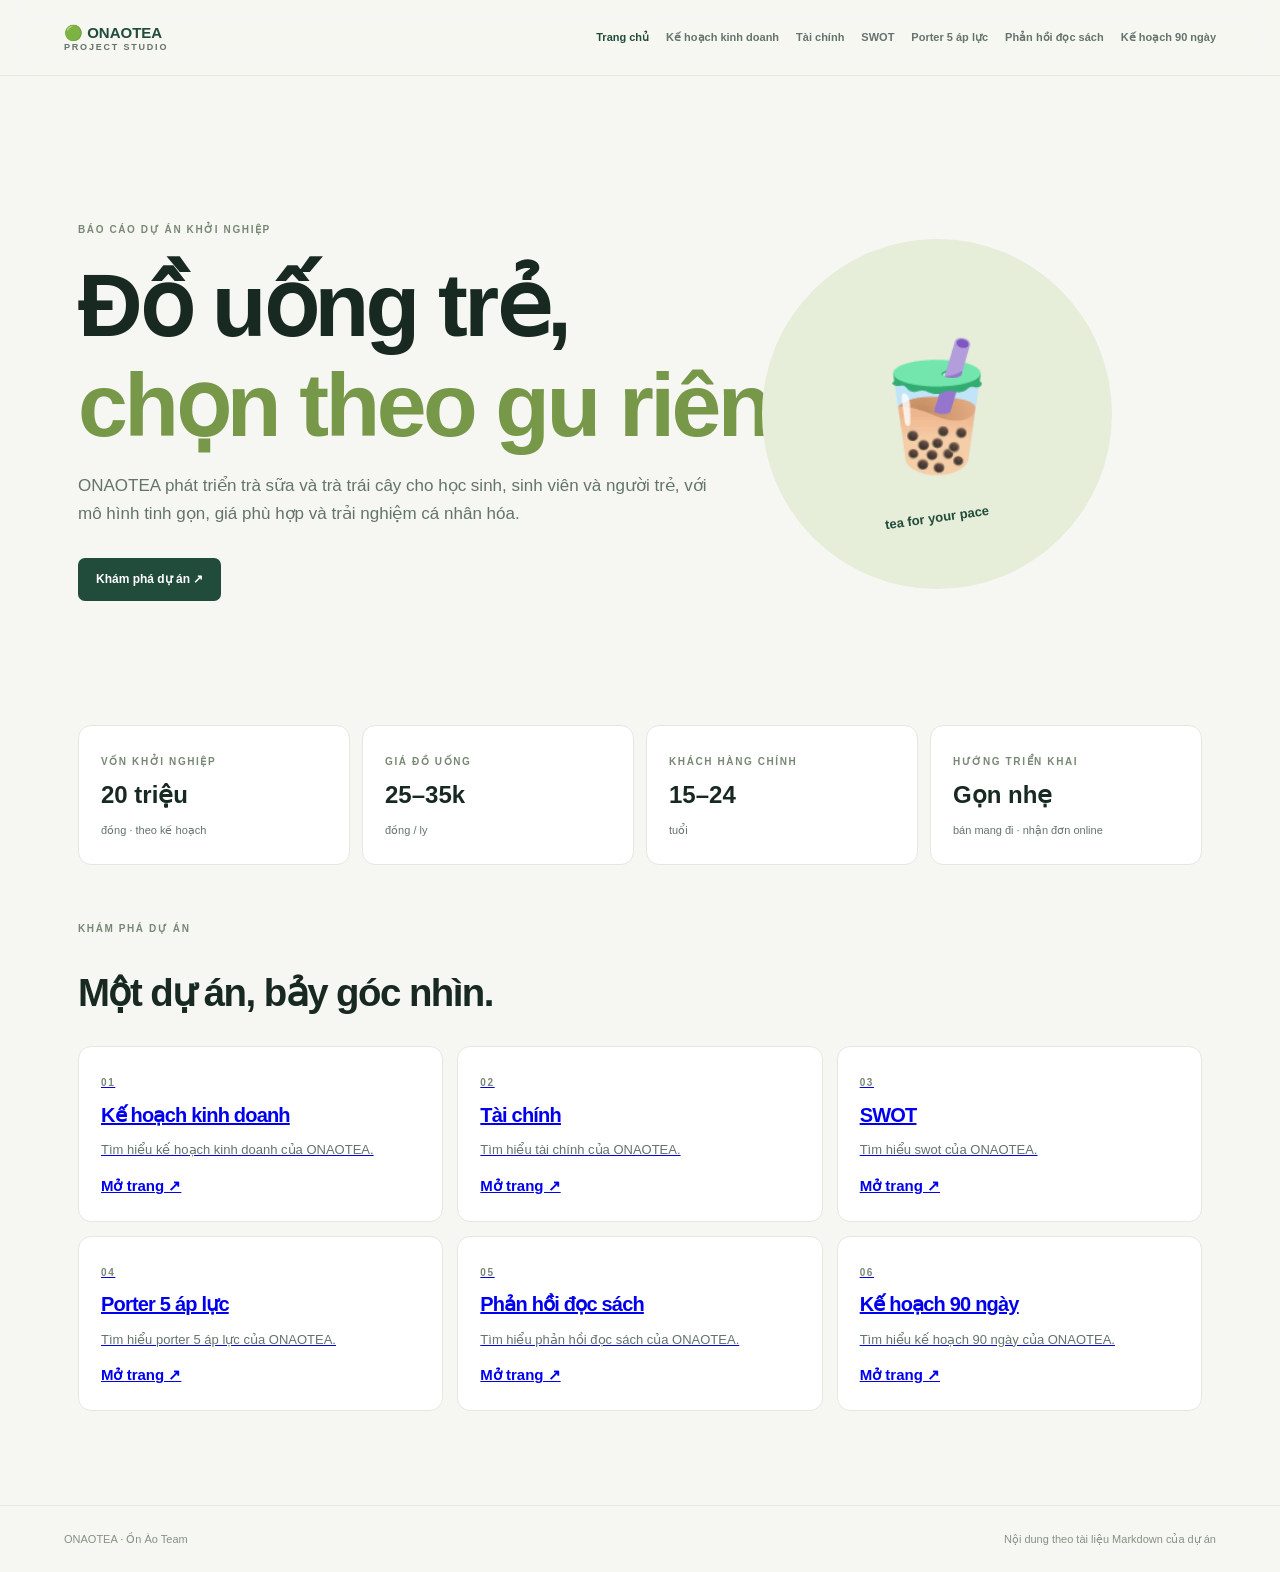
<file: index.html>
<!doctype html><html lang="vi"><head><meta charset="utf-8"><meta name="viewport" content="width=device-width,initial-scale=1"><title>Trang chủ | ONAOTEA</title><link rel="stylesheet" href="style.css"></head><body><header><a class="brand" href="index.html">🟢 ONAOTEA <small>PROJECT STUDIO</small></a><nav><a class="active" href="index.html">Trang chủ</a><a class="" href="business-plan.html">Kế hoạch kinh doanh</a><a class="" href="financial-analysis.html">Tài chính</a><a class="" href="swot.html">SWOT</a><a class="" href="five-forces.html">Porter 5 áp lực</a><a class="" href="reflections.html">Phản hồi đọc sách</a><a class="" href="action-plan.html">Kế hoạch 90 ngày</a></nav></header><main><section class="hero"><small>BÁO CÁO DỰ ÁN KHỞI NGHIỆP</small><h1>Đồ uống trẻ,<br><em>chọn theo gu riêng.</em></h1><p>ONAOTEA phát triển trà sữa và trà trái cây cho học sinh, sinh viên và người trẻ, với mô hình tinh gọn, giá phù hợp và trải nghiệm cá nhân hóa.</p><a class="btn" href="business-plan.html">Khám phá dự án ↗</a><div class="art">🧋<br><b>tea for your pace</b></div></section><section class="stats"><article><small>VỐN KHỞI NGHIỆP</small><b>20 triệu</b><span>đồng · theo kế hoạch</span></article><article><small>GIÁ ĐỒ UỐNG</small><b>25–35k</b><span>đồng / ly</span></article><article><small>KHÁCH HÀNG CHÍNH</small><b>15–24</b><span>tuổi</span></article><article><small>HƯỚNG TRIỂN KHAI</small><b>Gọn nhẹ</b><span>bán mang đi · nhận đơn online</span></article></section><section><small>KHÁM PHÁ DỰ ÁN</small><h2>Một dự án, bảy góc nhìn.</h2><div class="grid"><a class="card" href="business-plan.html"><small>01</small><h3>Kế hoạch kinh doanh</h3><p>Tìm hiểu kế hoạch kinh doanh của ONAOTEA.</p><b>Mở trang ↗</b></a><a class="card" href="financial-analysis.html"><small>02</small><h3>Tài chính</h3><p>Tìm hiểu tài chính của ONAOTEA.</p><b>Mở trang ↗</b></a><a class="card" href="swot.html"><small>03</small><h3>SWOT</h3><p>Tìm hiểu swot của ONAOTEA.</p><b>Mở trang ↗</b></a><a class="card" href="five-forces.html"><small>04</small><h3>Porter 5 áp lực</h3><p>Tìm hiểu porter 5 áp lực của ONAOTEA.</p><b>Mở trang ↗</b></a><a class="card" href="reflections.html"><small>05</small><h3>Phản hồi đọc sách</h3><p>Tìm hiểu phản hồi đọc sách của ONAOTEA.</p><b>Mở trang ↗</b></a><a class="card" href="action-plan.html"><small>06</small><h3>Kế hoạch 90 ngày</h3><p>Tìm hiểu kế hoạch 90 ngày của ONAOTEA.</p><b>Mở trang ↗</b></a></div></section></main><footer>ONAOTEA · Ồn Ào Team <span>Nội dung theo tài liệu Markdown của dự án</span></footer></body></html>
</file>
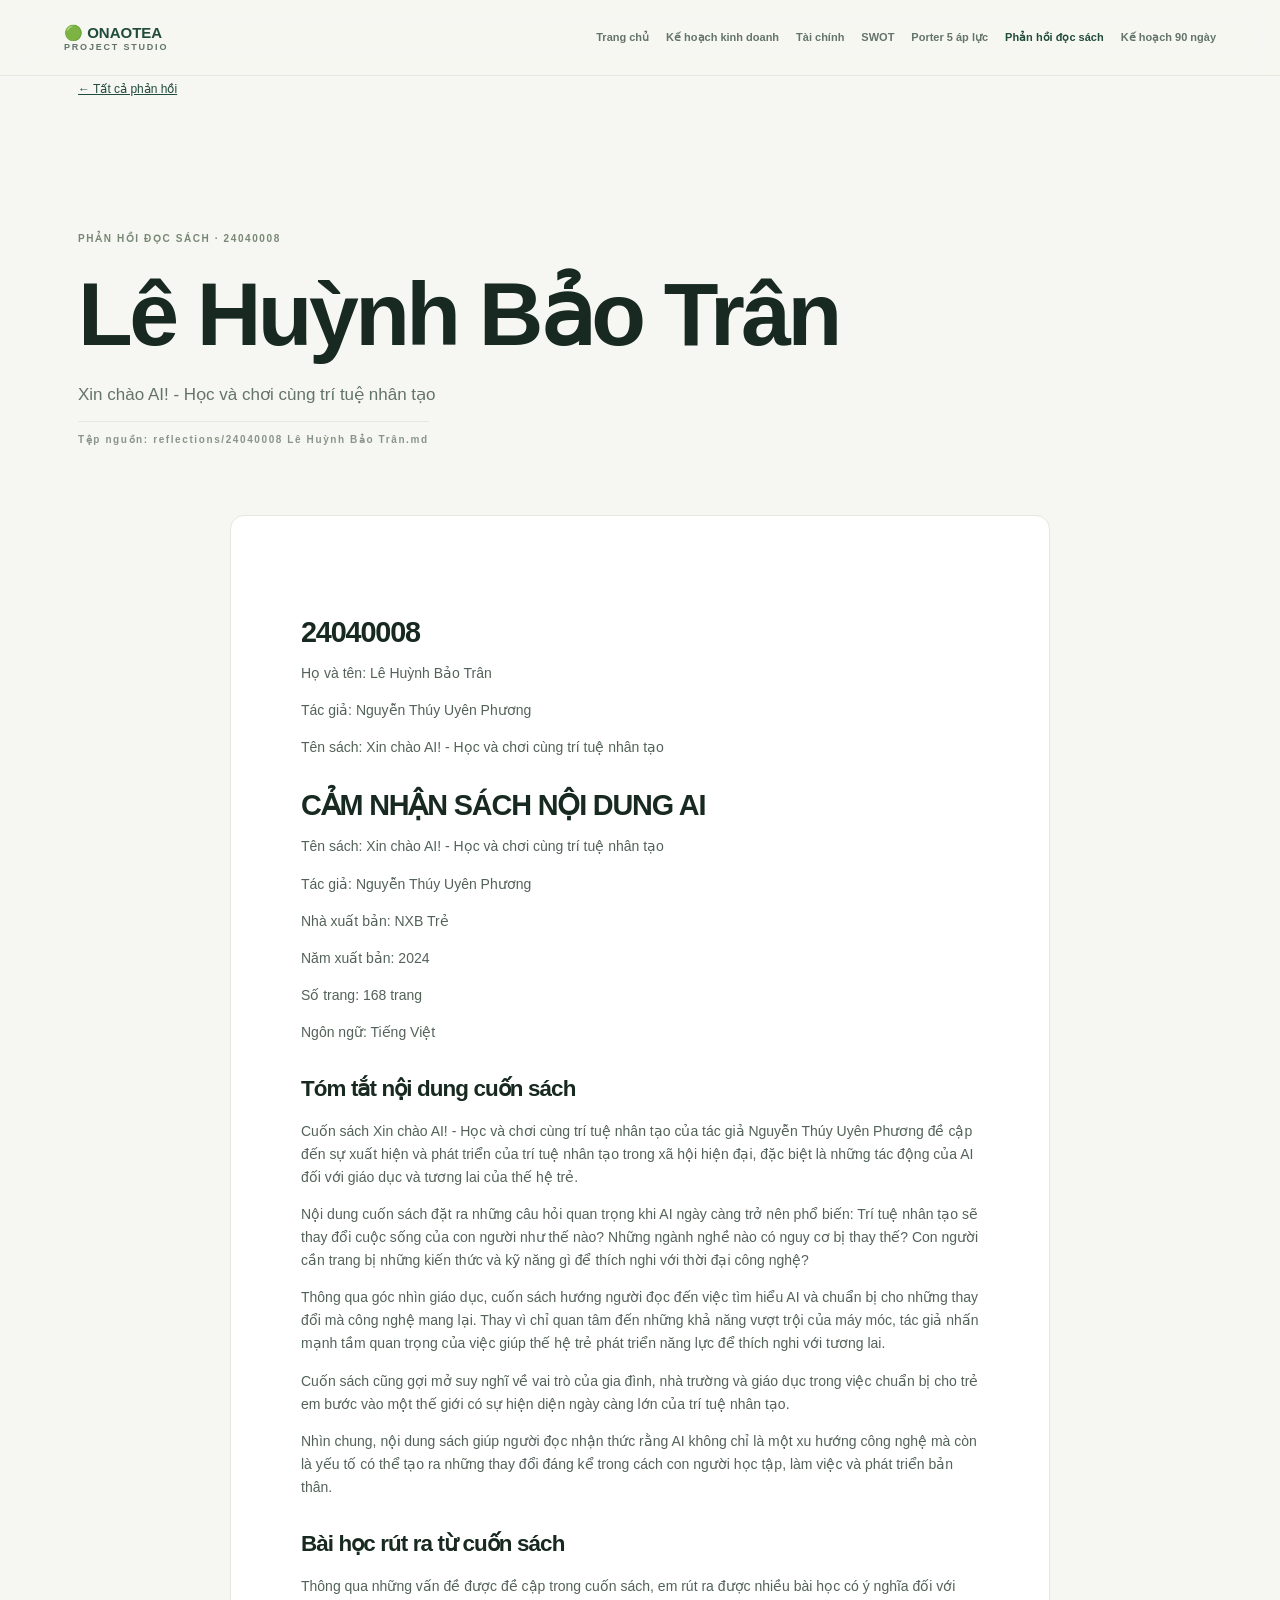
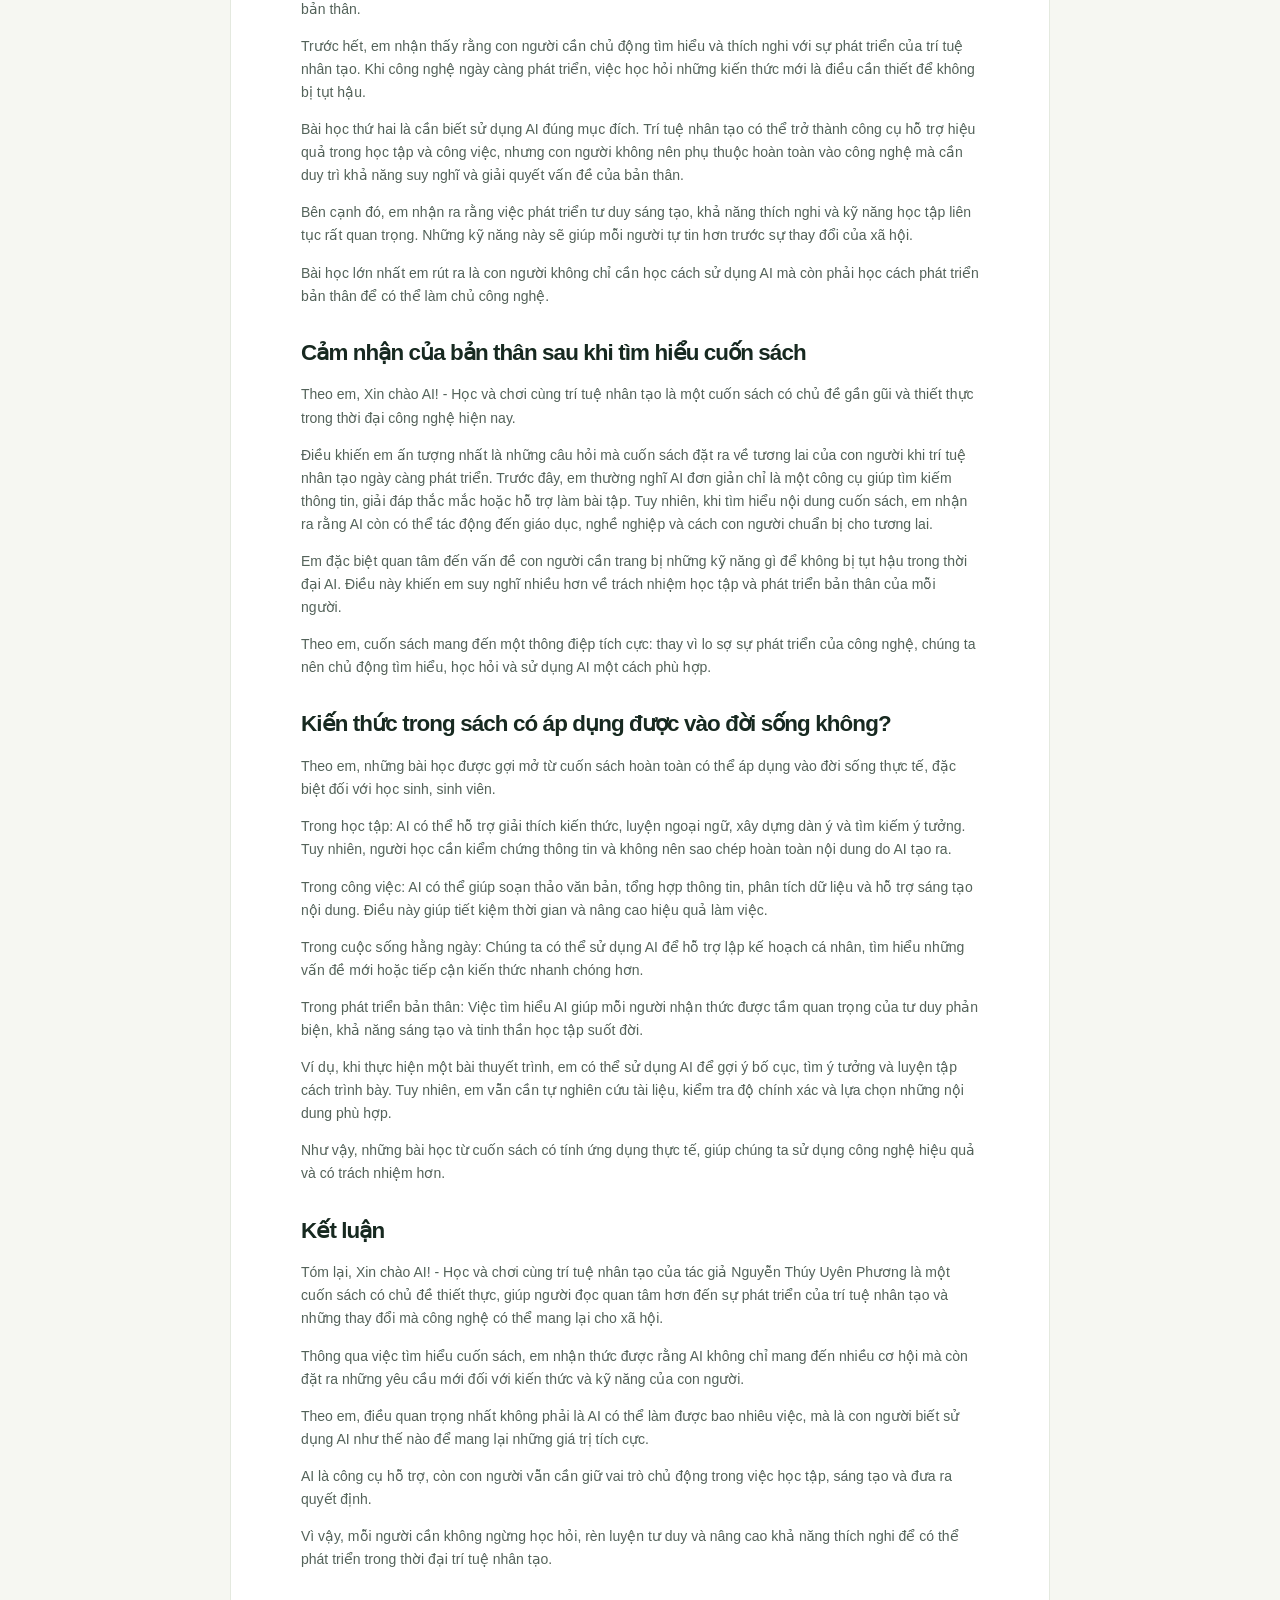
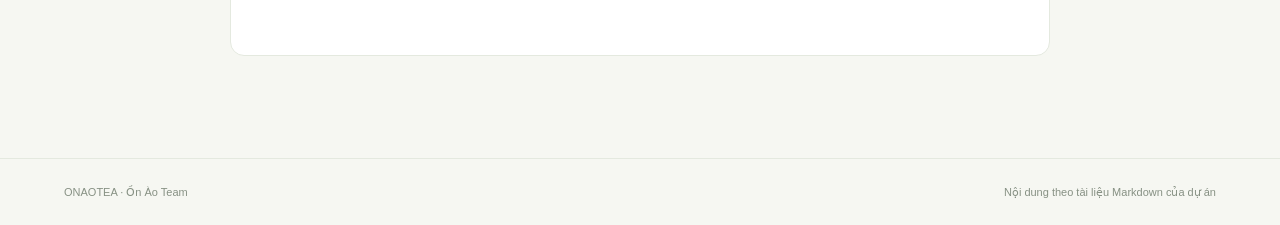
<file: 24040008-le-huynh-bao-tran.html>
<!doctype html><html lang="vi"><head><meta charset="utf-8"><meta name="viewport" content="width=device-width,initial-scale=1"><title>Phản hồi đọc sách | ONAOTEA</title><link rel="stylesheet" href="style.css"></head><body><header><a class="brand" href="index.html">🟢 ONAOTEA <small>PROJECT STUDIO</small></a><nav><a class="" href="index.html">Trang chủ</a><a class="" href="business-plan.html">Kế hoạch kinh doanh</a><a class="" href="financial-analysis.html">Tài chính</a><a class="" href="swot.html">SWOT</a><a class="" href="five-forces.html">Porter 5 áp lực</a><a class="active" href="reflections.html">Phản hồi đọc sách</a><a class="" href="action-plan.html">Kế hoạch 90 ngày</a></nav></header><main><a class="back" href="reflections.html">← Tất cả phản hồi</a><section class="intro"><small>PHẢN HỒI ĐỌC SÁCH · 24040008</small><h1>Lê Huỳnh Bảo Trân</h1><p>Xin chào AI! - Học và chơi cùng trí tuệ nhân tạo</p><small class="note">Tệp nguồn: reflections/24040008 Lê Huỳnh Bảo Trân.md</small></section><article class="article"><h1>24040008</h1><p>Họ và tên: Lê Huỳnh Bảo Trân</p><p>Tác giả: Nguyễn Thúy Uyên Phương</p><p>Tên sách: Xin chào AI! - Học và chơi cùng trí tuệ nhân tạo</p><h1>CẢM NHẬN SÁCH NỘI DUNG AI</h1><p>Tên sách: Xin chào AI! - Học và chơi cùng trí tuệ nhân tạo</p><p>Tác giả: Nguyễn Thúy Uyên Phương</p><p>Nhà xuất bản: NXB Trẻ</p><p>Năm xuất bản: 2024</p><p>Số trang: 168 trang</p><p>Ngôn ngữ: Tiếng Việt</p><h2>Tóm tắt nội dung cuốn sách</h2><p>Cuốn sách Xin chào AI! - Học và chơi cùng trí tuệ nhân tạo của tác giả Nguyễn Thúy Uyên Phương đề cập đến sự xuất hiện và phát triển của trí tuệ nhân tạo trong xã hội hiện đại, đặc biệt là những tác động của AI đối với giáo dục và tương lai của thế hệ trẻ.</p><p>Nội dung cuốn sách đặt ra những câu hỏi quan trọng khi AI ngày càng trở nên phổ biến: Trí tuệ nhân tạo sẽ thay đổi cuộc sống của con người như thế nào? Những ngành nghề nào có nguy cơ bị thay thế? Con người cần trang bị những kiến thức và kỹ năng gì để thích nghi với thời đại công nghệ?</p><p>Thông qua góc nhìn giáo dục, cuốn sách hướng người đọc đến việc tìm hiểu AI và chuẩn bị cho những thay đổi mà công nghệ mang lại. Thay vì chỉ quan tâm đến những khả năng vượt trội của máy móc, tác giả nhấn mạnh tầm quan trọng của việc giúp thế hệ trẻ phát triển năng lực để thích nghi với tương lai.</p><p>Cuốn sách cũng gợi mở suy nghĩ về vai trò của gia đình, nhà trường và giáo dục trong việc chuẩn bị cho trẻ em bước vào một thế giới có sự hiện diện ngày càng lớn của trí tuệ nhân tạo.</p><p>Nhìn chung, nội dung sách giúp người đọc nhận thức rằng AI không chỉ là một xu hướng công nghệ mà còn là yếu tố có thể tạo ra những thay đổi đáng kể trong cách con người học tập, làm việc và phát triển bản thân.</p><h2>Bài học rút ra từ cuốn sách</h2><p>Thông qua những vấn đề được đề cập trong cuốn sách, em rút ra được nhiều bài học có ý nghĩa đối với bản thân.</p><p>Trước hết, em nhận thấy rằng con người cần chủ động tìm hiểu và thích nghi với sự phát triển của trí tuệ nhân tạo. Khi công nghệ ngày càng phát triển, việc học hỏi những kiến thức mới là điều cần thiết để không bị tụt hậu.</p><p>Bài học thứ hai là cần biết sử dụng AI đúng mục đích. Trí tuệ nhân tạo có thể trở thành công cụ hỗ trợ hiệu quả trong học tập và công việc, nhưng con người không nên phụ thuộc hoàn toàn vào công nghệ mà cần duy trì khả năng suy nghĩ và giải quyết vấn đề của bản thân.</p><p>Bên cạnh đó, em nhận ra rằng việc phát triển tư duy sáng tạo, khả năng thích nghi và kỹ năng học tập liên tục rất quan trọng. Những kỹ năng này sẽ giúp mỗi người tự tin hơn trước sự thay đổi của xã hội.</p><p>Bài học lớn nhất em rút ra là con người không chỉ cần học cách sử dụng AI mà còn phải học cách phát triển bản thân để có thể làm chủ công nghệ.</p><h2>Cảm nhận của bản thân sau khi tìm hiểu cuốn sách</h2><p>Theo em, Xin chào AI! - Học và chơi cùng trí tuệ nhân tạo là một cuốn sách có chủ đề gần gũi và thiết thực trong thời đại công nghệ hiện nay.</p><p>Điều khiến em ấn tượng nhất là những câu hỏi mà cuốn sách đặt ra về tương lai của con người khi trí tuệ nhân tạo ngày càng phát triển. Trước đây, em thường nghĩ AI đơn giản chỉ là một công cụ giúp tìm kiếm thông tin, giải đáp thắc mắc hoặc hỗ trợ làm bài tập. Tuy nhiên, khi tìm hiểu nội dung cuốn sách, em nhận ra rằng AI còn có thể tác động đến giáo dục, nghề nghiệp và cách con người chuẩn bị cho tương lai.</p><p>Em đặc biệt quan tâm đến vấn đề con người cần trang bị những kỹ năng gì để không bị tụt hậu trong thời đại AI. Điều này khiến em suy nghĩ nhiều hơn về trách nhiệm học tập và phát triển bản thân của mỗi người.</p><p>Theo em, cuốn sách mang đến một thông điệp tích cực: thay vì lo sợ sự phát triển của công nghệ, chúng ta nên chủ động tìm hiểu, học hỏi và sử dụng AI một cách phù hợp.</p><h2>Kiến thức trong sách có áp dụng được vào đời sống không?</h2><p>Theo em, những bài học được gợi mở từ cuốn sách hoàn toàn có thể áp dụng vào đời sống thực tế, đặc biệt đối với học sinh, sinh viên.</p><p>Trong học tập: AI có thể hỗ trợ giải thích kiến thức, luyện ngoại ngữ, xây dựng dàn ý và tìm kiếm ý tưởng. Tuy nhiên, người học cần kiểm chứng thông tin và không nên sao chép hoàn toàn nội dung do AI tạo ra.</p><p>Trong công việc: AI có thể giúp soạn thảo văn bản, tổng hợp thông tin, phân tích dữ liệu và hỗ trợ sáng tạo nội dung. Điều này giúp tiết kiệm thời gian và nâng cao hiệu quả làm việc.</p><p>Trong cuộc sống hằng ngày: Chúng ta có thể sử dụng AI để hỗ trợ lập kế hoạch cá nhân, tìm hiểu những vấn đề mới hoặc tiếp cận kiến thức nhanh chóng hơn.</p><p>Trong phát triển bản thân: Việc tìm hiểu AI giúp mỗi người nhận thức được tầm quan trọng của tư duy phản biện, khả năng sáng tạo và tinh thần học tập suốt đời.</p><p>Ví dụ, khi thực hiện một bài thuyết trình, em có thể sử dụng AI để gợi ý bố cục, tìm ý tưởng và luyện tập cách trình bày. Tuy nhiên, em vẫn cần tự nghiên cứu tài liệu, kiểm tra độ chính xác và lựa chọn những nội dung phù hợp.</p><p>Như vậy, những bài học từ cuốn sách có tính ứng dụng thực tế, giúp chúng ta sử dụng công nghệ hiệu quả và có trách nhiệm hơn.</p><h2>Kết luận</h2><p>Tóm lại, Xin chào AI! - Học và chơi cùng trí tuệ nhân tạo của tác giả Nguyễn Thúy Uyên Phương là một cuốn sách có chủ đề thiết thực, giúp người đọc quan tâm hơn đến sự phát triển của trí tuệ nhân tạo và những thay đổi mà công nghệ có thể mang lại cho xã hội.</p><p>Thông qua việc tìm hiểu cuốn sách, em nhận thức được rằng AI không chỉ mang đến nhiều cơ hội mà còn đặt ra những yêu cầu mới đối với kiến thức và kỹ năng của con người.</p><p>Theo em, điều quan trọng nhất không phải là AI có thể làm được bao nhiêu việc, mà là con người biết sử dụng AI như thế nào để mang lại những giá trị tích cực.</p><p>AI là công cụ hỗ trợ, còn con người vẫn cần giữ vai trò chủ động trong việc học tập, sáng tạo và đưa ra quyết định.</p><p>Vì vậy, mỗi người cần không ngừng học hỏi, rèn luyện tư duy và nâng cao khả năng thích nghi để có thể phát triển trong thời đại trí tuệ nhân tạo.</p></article></main><footer>ONAOTEA · Ồn Ào Team <span>Nội dung theo tài liệu Markdown của dự án</span></footer></body></html>
</file>
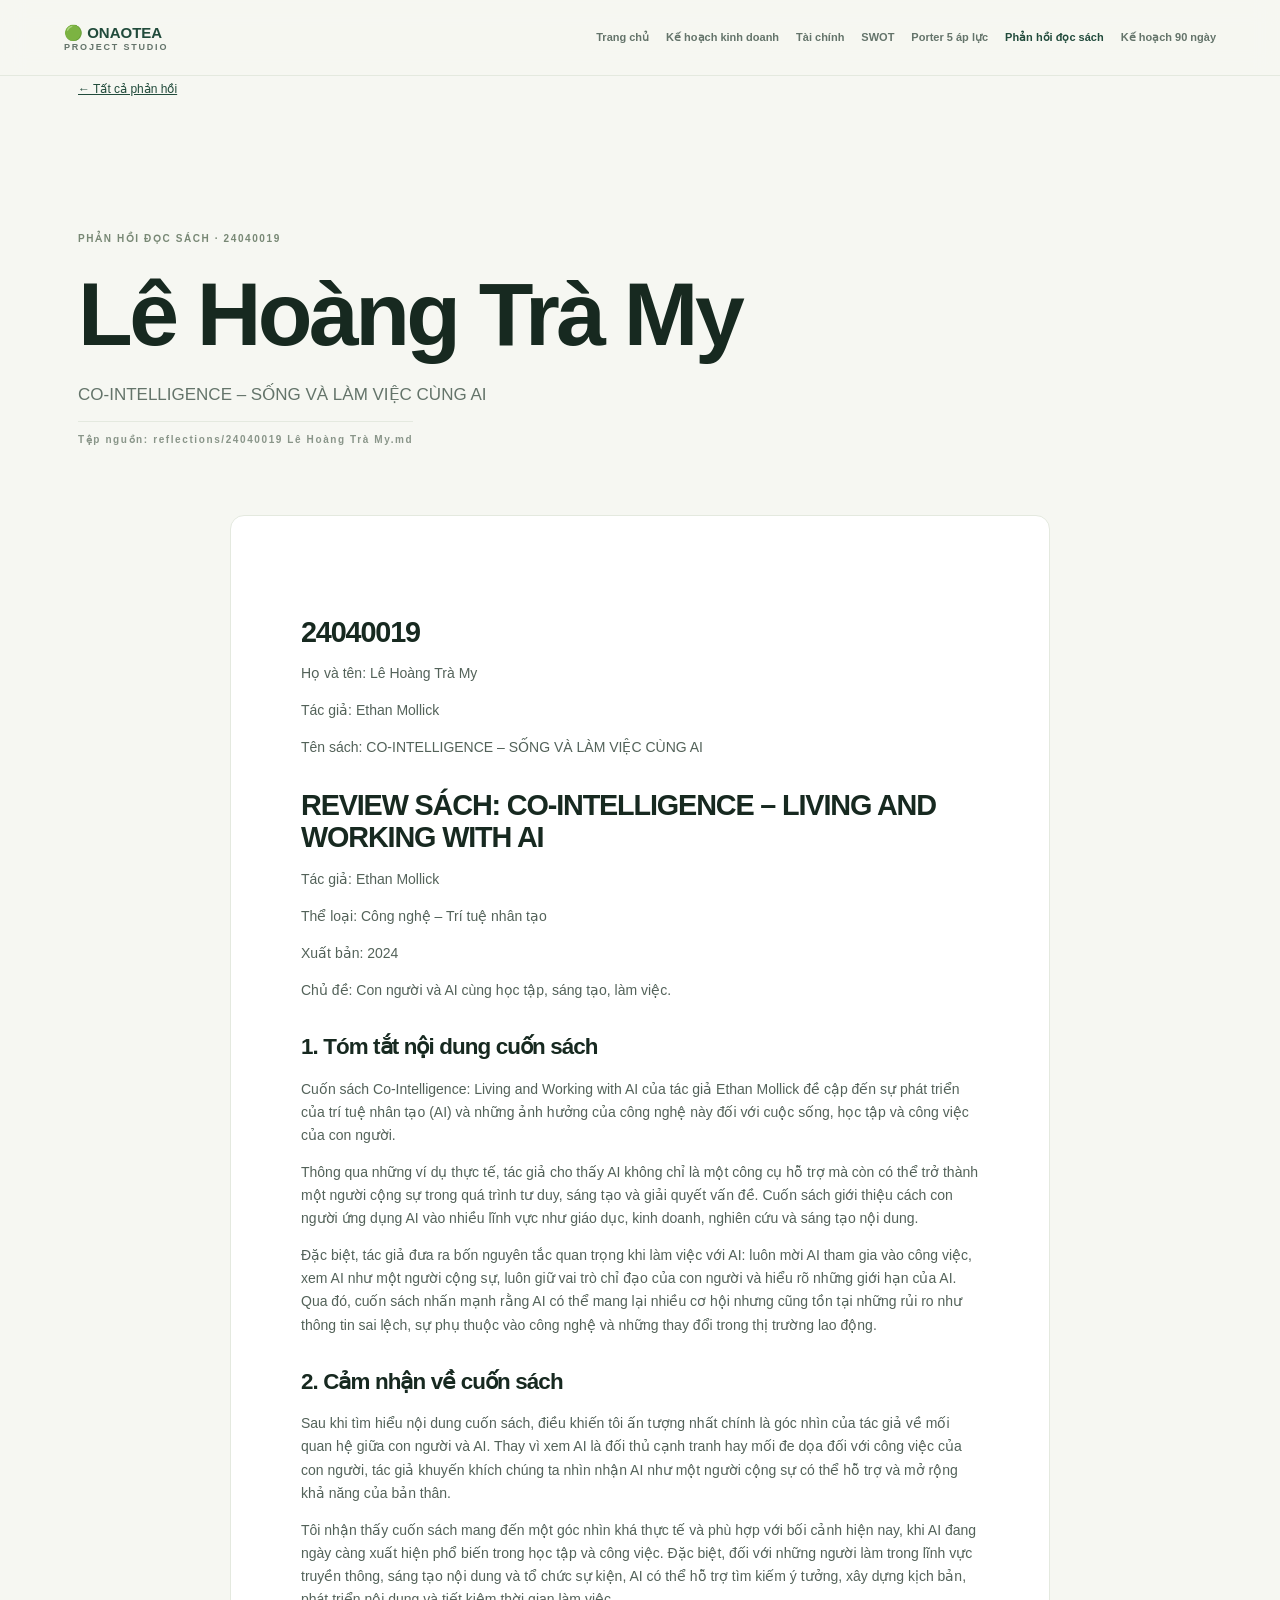
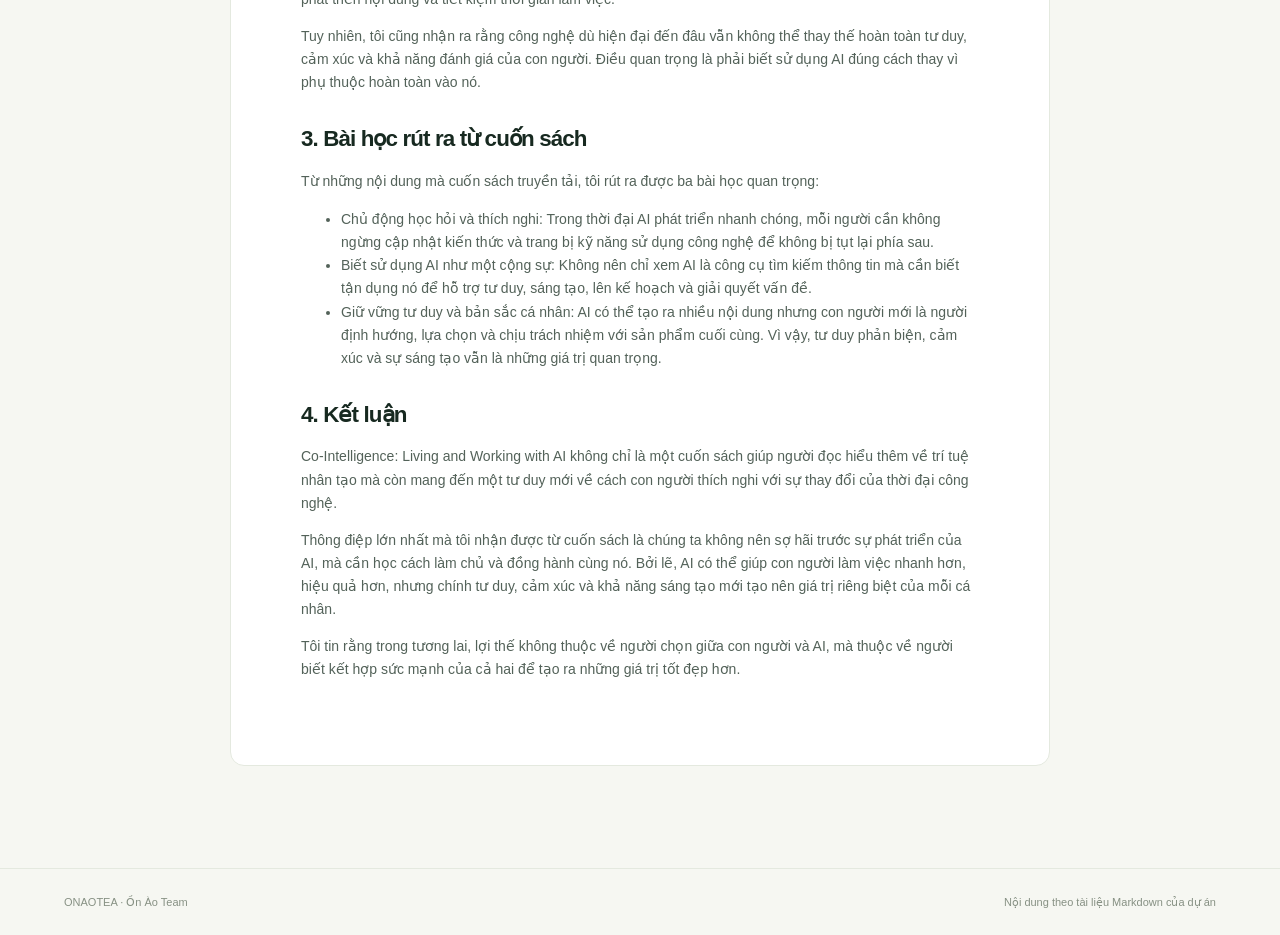
<file: 24040019-le-hoang-tra-my.html>
<!doctype html><html lang="vi"><head><meta charset="utf-8"><meta name="viewport" content="width=device-width,initial-scale=1"><title>Phản hồi đọc sách | ONAOTEA</title><link rel="stylesheet" href="style.css"></head><body><header><a class="brand" href="index.html">🟢 ONAOTEA <small>PROJECT STUDIO</small></a><nav><a class="" href="index.html">Trang chủ</a><a class="" href="business-plan.html">Kế hoạch kinh doanh</a><a class="" href="financial-analysis.html">Tài chính</a><a class="" href="swot.html">SWOT</a><a class="" href="five-forces.html">Porter 5 áp lực</a><a class="active" href="reflections.html">Phản hồi đọc sách</a><a class="" href="action-plan.html">Kế hoạch 90 ngày</a></nav></header><main><a class="back" href="reflections.html">← Tất cả phản hồi</a><section class="intro"><small>PHẢN HỒI ĐỌC SÁCH · 24040019</small><h1>Lê Hoàng Trà My</h1><p>CO-INTELLIGENCE – SỐNG VÀ LÀM VIỆC CÙNG AI</p><small class="note">Tệp nguồn: reflections/24040019 Lê Hoàng Trà My.md</small></section><article class="article"><h1>24040019</h1><p>Họ và tên: Lê Hoàng Trà My</p><p>Tác giả: Ethan Mollick</p><p>Tên sách: CO-INTELLIGENCE – SỐNG VÀ LÀM VIỆC CÙNG AI</p><h1>REVIEW SÁCH: CO-INTELLIGENCE – LIVING AND WORKING WITH AI</h1><p>Tác giả: Ethan Mollick</p><p>Thể loại: Công nghệ – Trí tuệ nhân tạo</p><p>Xuất bản: 2024</p><p>Chủ đề: Con người và AI cùng học tập, sáng tạo, làm việc.</p><h2>1. Tóm tắt nội dung cuốn sách</h2><p>Cuốn sách Co-Intelligence: Living and Working with AI của tác giả Ethan Mollick đề cập đến sự phát triển của trí tuệ nhân tạo (AI) và những ảnh hưởng của công nghệ này đối với cuộc sống, học tập và công việc của con người.</p><p>Thông qua những ví dụ thực tế, tác giả cho thấy AI không chỉ là một công cụ hỗ trợ mà còn có thể trở thành một người cộng sự trong quá trình tư duy, sáng tạo và giải quyết vấn đề. Cuốn sách giới thiệu cách con người ứng dụng AI vào nhiều lĩnh vực như giáo dục, kinh doanh, nghiên cứu và sáng tạo nội dung.</p><p>Đặc biệt, tác giả đưa ra bốn nguyên tắc quan trọng khi làm việc với AI: luôn mời AI tham gia vào công việc, xem AI như một người cộng sự, luôn giữ vai trò chỉ đạo của con người và hiểu rõ những giới hạn của AI. Qua đó, cuốn sách nhấn mạnh rằng AI có thể mang lại nhiều cơ hội nhưng cũng tồn tại những rủi ro như thông tin sai lệch, sự phụ thuộc vào công nghệ và những thay đổi trong thị trường lao động.</p><h2>2. Cảm nhận về cuốn sách</h2><p>Sau khi tìm hiểu nội dung cuốn sách, điều khiến tôi ấn tượng nhất chính là góc nhìn của tác giả về mối quan hệ giữa con người và AI. Thay vì xem AI là đối thủ cạnh tranh hay mối đe dọa đối với công việc của con người, tác giả khuyến khích chúng ta nhìn nhận AI như một người cộng sự có thể hỗ trợ và mở rộng khả năng của bản thân.</p><p>Tôi nhận thấy cuốn sách mang đến một góc nhìn khá thực tế và phù hợp với bối cảnh hiện nay, khi AI đang ngày càng xuất hiện phổ biến trong học tập và công việc. Đặc biệt, đối với những người làm trong lĩnh vực truyền thông, sáng tạo nội dung và tổ chức sự kiện, AI có thể hỗ trợ tìm kiếm ý tưởng, xây dựng kịch bản, phát triển nội dung và tiết kiệm thời gian làm việc.</p><p>Tuy nhiên, tôi cũng nhận ra rằng công nghệ dù hiện đại đến đâu vẫn không thể thay thế hoàn toàn tư duy, cảm xúc và khả năng đánh giá của con người. Điều quan trọng là phải biết sử dụng AI đúng cách thay vì phụ thuộc hoàn toàn vào nó.</p><h2>3. Bài học rút ra từ cuốn sách</h2><p>Từ những nội dung mà cuốn sách truyền tải, tôi rút ra được ba bài học quan trọng:</p><ul><li>Chủ động học hỏi và thích nghi: Trong thời đại AI phát triển nhanh chóng, mỗi người cần không ngừng cập nhật kiến thức và trang bị kỹ năng sử dụng công nghệ để không bị tụt lại phía sau.</li><li>Biết sử dụng AI như một cộng sự: Không nên chỉ xem AI là công cụ tìm kiếm thông tin mà cần biết tận dụng nó để hỗ trợ tư duy, sáng tạo, lên kế hoạch và giải quyết vấn đề.</li><li>Giữ vững tư duy và bản sắc cá nhân: AI có thể tạo ra nhiều nội dung nhưng con người mới là người định hướng, lựa chọn và chịu trách nhiệm với sản phẩm cuối cùng. Vì vậy, tư duy phản biện, cảm xúc và sự sáng tạo vẫn là những giá trị quan trọng.</li></ul><h2>4. Kết luận</h2><p>Co-Intelligence: Living and Working with AI không chỉ là một cuốn sách giúp người đọc hiểu thêm về trí tuệ nhân tạo mà còn mang đến một tư duy mới về cách con người thích nghi với sự thay đổi của thời đại công nghệ.</p><p>Thông điệp lớn nhất mà tôi nhận được từ cuốn sách là chúng ta không nên sợ hãi trước sự phát triển của AI, mà cần học cách làm chủ và đồng hành cùng nó. Bởi lẽ, AI có thể giúp con người làm việc nhanh hơn, hiệu quả hơn, nhưng chính tư duy, cảm xúc và khả năng sáng tạo mới tạo nên giá trị riêng biệt của mỗi cá nhân.</p><p>Tôi tin rằng trong tương lai, lợi thế không thuộc về người chọn giữa con người và AI, mà thuộc về người biết kết hợp sức mạnh của cả hai để tạo ra những giá trị tốt đẹp hơn.</p></article></main><footer>ONAOTEA · Ồn Ào Team <span>Nội dung theo tài liệu Markdown của dự án</span></footer></body></html>
</file>
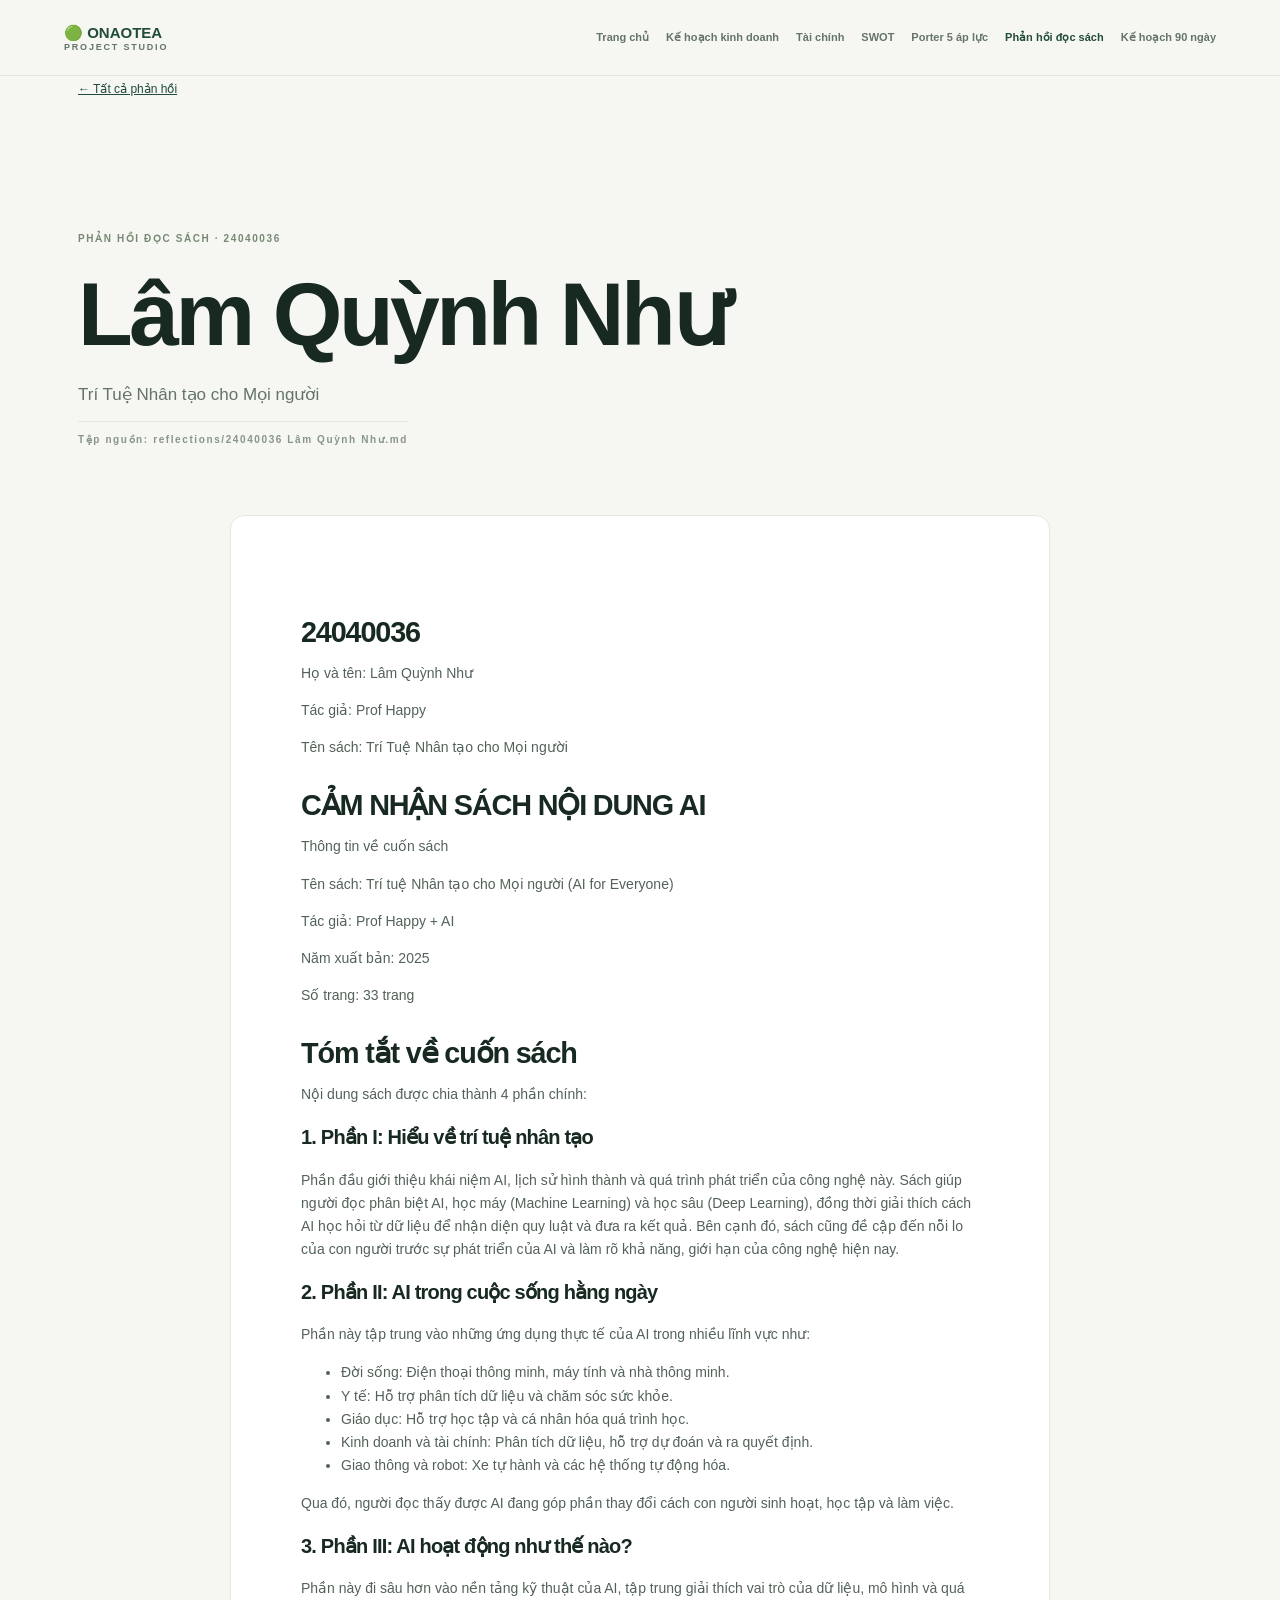
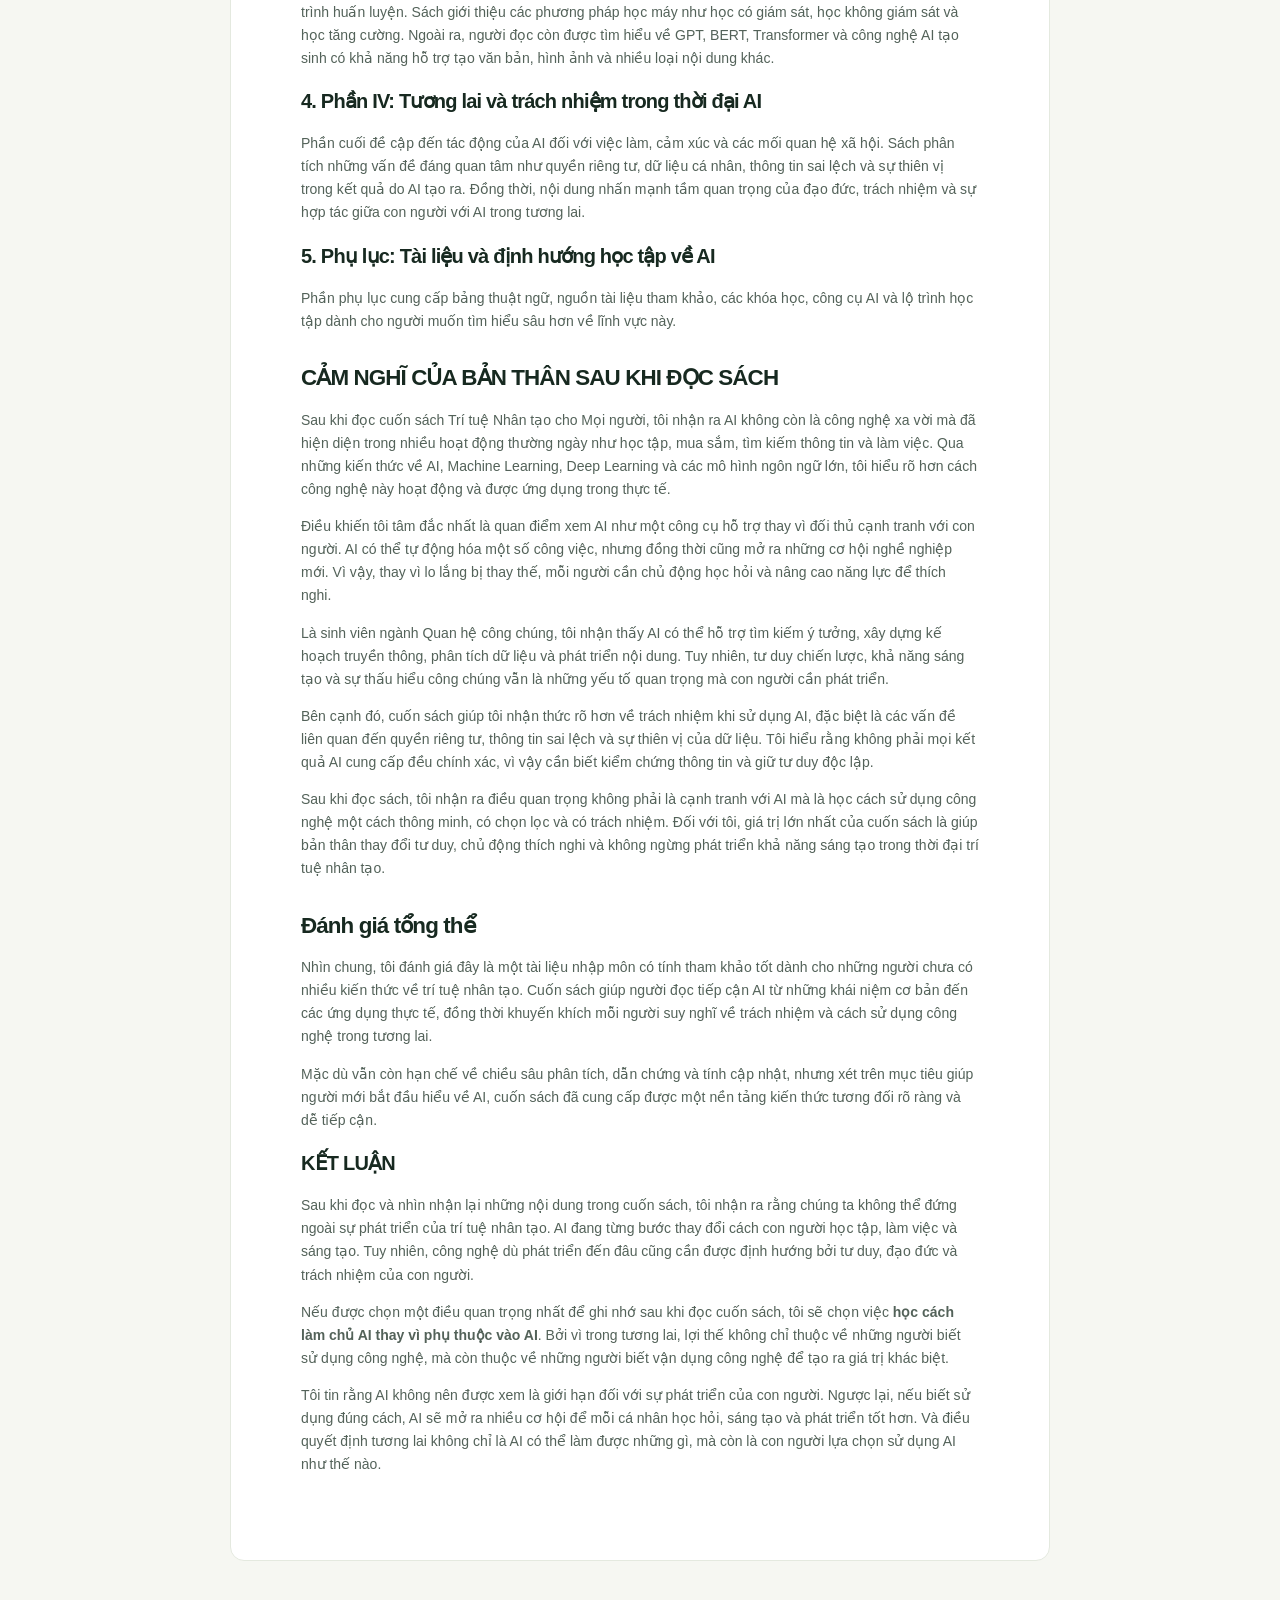
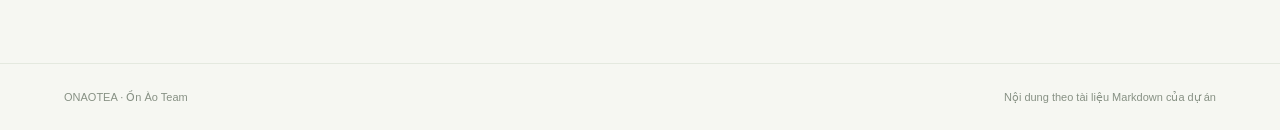
<file: 24040036-lam-quynh-nhu.html>
<!doctype html><html lang="vi"><head><meta charset="utf-8"><meta name="viewport" content="width=device-width,initial-scale=1"><title>Phản hồi đọc sách | ONAOTEA</title><link rel="stylesheet" href="style.css"></head><body><header><a class="brand" href="index.html">🟢 ONAOTEA <small>PROJECT STUDIO</small></a><nav><a class="" href="index.html">Trang chủ</a><a class="" href="business-plan.html">Kế hoạch kinh doanh</a><a class="" href="financial-analysis.html">Tài chính</a><a class="" href="swot.html">SWOT</a><a class="" href="five-forces.html">Porter 5 áp lực</a><a class="active" href="reflections.html">Phản hồi đọc sách</a><a class="" href="action-plan.html">Kế hoạch 90 ngày</a></nav></header><main><a class="back" href="reflections.html">← Tất cả phản hồi</a><section class="intro"><small>PHẢN HỒI ĐỌC SÁCH · 24040036</small><h1>Lâm Quỳnh Như</h1><p>Trí Tuệ Nhân tạo cho Mọi người</p><small class="note">Tệp nguồn: reflections/24040036 Lâm Quỳnh Như.md</small></section><article class="article"><h1>24040036</h1><p>Họ và tên: Lâm Quỳnh Như</p><p>Tác giả: Prof Happy</p><p>Tên sách: Trí Tuệ Nhân tạo cho Mọi người</p><h1><b>CẢM NHẬN SÁCH NỘI DUNG AI</b></h1><p>Thông tin về cuốn sách</p><p>Tên sách:	Trí tuệ Nhân tạo cho Mọi người (AI for Everyone)</p><p>Tác giả:	Prof Happy + AI</p><p>Năm xuất bản:	2025</p><p>Số trang:	33 trang</p><h1>Tóm tắt về cuốn sách</h1><p>Nội dung sách được chia thành 4 phần chính:</p><h3>1. Phần I: Hiểu về trí tuệ nhân tạo</h3><p>Phần đầu giới thiệu khái niệm AI, lịch sử hình thành và quá trình phát triển của công nghệ này. Sách giúp người đọc phân biệt AI, học máy (Machine Learning) và học sâu (Deep Learning), đồng thời giải thích cách AI học hỏi từ dữ liệu để nhận diện quy luật và đưa ra kết quả. Bên cạnh đó, sách cũng đề cập đến nỗi lo của con người trước sự phát triển của AI và làm rõ khả năng, giới hạn của công nghệ hiện nay.</p><h3>2. Phần II: AI trong cuộc sống hằng ngày</h3><p>Phần này tập trung vào những ứng dụng thực tế của AI trong nhiều lĩnh vực như:</p><ul><li>Đời sống: Điện thoại thông minh, máy tính và nhà thông minh.</li><li>Y tế: Hỗ trợ phân tích dữ liệu và chăm sóc sức khỏe.</li><li>Giáo dục: Hỗ trợ học tập và cá nhân hóa quá trình học.</li><li>Kinh doanh và tài chính: Phân tích dữ liệu, hỗ trợ dự đoán và ra quyết định.</li><li>Giao thông và robot: Xe tự hành và các hệ thống tự động hóa.</li></ul><p>Qua đó, người đọc thấy được AI đang góp phần thay đổi cách con người sinh hoạt, học tập và làm việc.</p><h3>3. Phần III: AI hoạt động như thế nào?</h3><p>Phần này đi sâu hơn vào nền tảng kỹ thuật của AI, tập trung giải thích vai trò của dữ liệu, mô hình và quá trình huấn luyện. Sách giới thiệu các phương pháp học máy như học có giám sát, học không giám sát và học tăng cường. Ngoài ra, người đọc còn được tìm hiểu về GPT, BERT, Transformer và công nghệ AI tạo sinh có khả năng hỗ trợ tạo văn bản, hình ảnh và nhiều loại nội dung khác.</p><h3>4. Phần IV: Tương lai và trách nhiệm trong thời đại AI</h3><p>Phần cuối đề cập đến tác động của AI đối với việc làm, cảm xúc và các mối quan hệ xã hội. Sách phân tích những vấn đề đáng quan tâm như quyền riêng tư, dữ liệu cá nhân, thông tin sai lệch và sự thiên vị trong kết quả do AI tạo ra. Đồng thời, nội dung nhấn mạnh tầm quan trọng của đạo đức, trách nhiệm và sự hợp tác giữa con người với AI trong tương lai.</p><h3>5. Phụ lục: Tài liệu và định hướng học tập về AI</h3><p>Phần phụ lục cung cấp bảng thuật ngữ, nguồn tài liệu tham khảo, các khóa học, công cụ AI và lộ trình học tập dành cho người muốn tìm hiểu sâu hơn về lĩnh vực này.</p><h2>CẢM NGHĨ CỦA BẢN THÂN SAU KHI ĐỌC SÁCH</h2><p>Sau khi đọc cuốn sách Trí tuệ Nhân tạo cho Mọi người, tôi nhận ra AI không còn là công nghệ xa vời mà đã hiện diện trong nhiều hoạt động thường ngày như học tập, mua sắm, tìm kiếm thông tin và làm việc. Qua những kiến thức về AI, Machine Learning, Deep Learning và các mô hình ngôn ngữ lớn, tôi hiểu rõ hơn cách công nghệ này hoạt động và được ứng dụng trong thực tế.</p><p>Điều khiến tôi tâm đắc nhất là quan điểm xem AI như một công cụ hỗ trợ thay vì đối thủ cạnh tranh với con người. AI có thể tự động hóa một số công việc, nhưng đồng thời cũng mở ra những cơ hội nghề nghiệp mới. Vì vậy, thay vì lo lắng bị thay thế, mỗi người cần chủ động học hỏi và nâng cao năng lực để thích nghi.</p><p>Là sinh viên ngành Quan hệ công chúng, tôi nhận thấy AI có thể hỗ trợ tìm kiếm ý tưởng, xây dựng kế hoạch truyền thông, phân tích dữ liệu và phát triển nội dung. Tuy nhiên, tư duy chiến lược, khả năng sáng tạo và sự thấu hiểu công chúng vẫn là những yếu tố quan trọng mà con người cần phát triển.</p><p>Bên cạnh đó, cuốn sách giúp tôi nhận thức rõ hơn về trách nhiệm khi sử dụng AI, đặc biệt là các vấn đề liên quan đến quyền riêng tư, thông tin sai lệch và sự thiên vị của dữ liệu. Tôi hiểu rằng không phải mọi kết quả AI cung cấp đều chính xác, vì vậy cần biết kiểm chứng thông tin và giữ tư duy độc lập.</p><p>Sau khi đọc sách, tôi nhận ra điều quan trọng không phải là cạnh tranh với AI mà là học cách sử dụng công nghệ một cách thông minh, có chọn lọc và có trách nhiệm. Đối với tôi, giá trị lớn nhất của cuốn sách là giúp bản thân thay đổi tư duy, chủ động thích nghi và không ngừng phát triển khả năng sáng tạo trong thời đại trí tuệ nhân tạo.</p><h2><b>Đánh giá tổng thể</b></h2><p>Nhìn chung, tôi đánh giá đây là một tài liệu nhập môn có tính tham khảo tốt dành cho những người chưa có nhiều kiến thức về trí tuệ nhân tạo. Cuốn sách giúp người đọc tiếp cận AI từ những khái niệm cơ bản đến các ứng dụng thực tế, đồng thời khuyến khích mỗi người suy nghĩ về trách nhiệm và cách sử dụng công nghệ trong tương lai.</p><p>Mặc dù vẫn còn hạn chế về chiều sâu phân tích, dẫn chứng và tính cập nhật, nhưng xét trên mục tiêu giúp người mới bắt đầu hiểu về AI, cuốn sách đã cung cấp được một nền tảng kiến thức tương đối rõ ràng và dễ tiếp cận.</p><h3>KẾT LUẬN</h3><p>Sau khi đọc và nhìn nhận lại những nội dung trong cuốn sách, tôi nhận ra rằng chúng ta không thể đứng ngoài sự phát triển của trí tuệ nhân tạo. AI đang từng bước thay đổi cách con người học tập, làm việc và sáng tạo. Tuy nhiên, công nghệ dù phát triển đến đâu cũng cần được định hướng bởi tư duy, đạo đức và trách nhiệm của con người.</p><p>Nếu được chọn một điều quan trọng nhất để ghi nhớ sau khi đọc cuốn sách, tôi sẽ chọn việc <b>học cách làm chủ AI thay vì phụ thuộc vào AI</b>. Bởi vì trong tương lai, lợi thế không chỉ thuộc về những người biết sử dụng công nghệ, mà còn thuộc về những người biết vận dụng công nghệ để tạo ra giá trị khác biệt.</p><p>Tôi tin rằng AI không nên được xem là giới hạn đối với sự phát triển của con người. Ngược lại, nếu biết sử dụng đúng cách, AI sẽ mở ra nhiều cơ hội để mỗi cá nhân học hỏi, sáng tạo và phát triển tốt hơn. Và điều quyết định tương lai không chỉ là AI có thể làm được những gì, mà còn là con người lựa chọn sử dụng AI như thế nào.</p></article></main><footer>ONAOTEA · Ồn Ào Team <span>Nội dung theo tài liệu Markdown của dự án</span></footer></body></html>
</file>
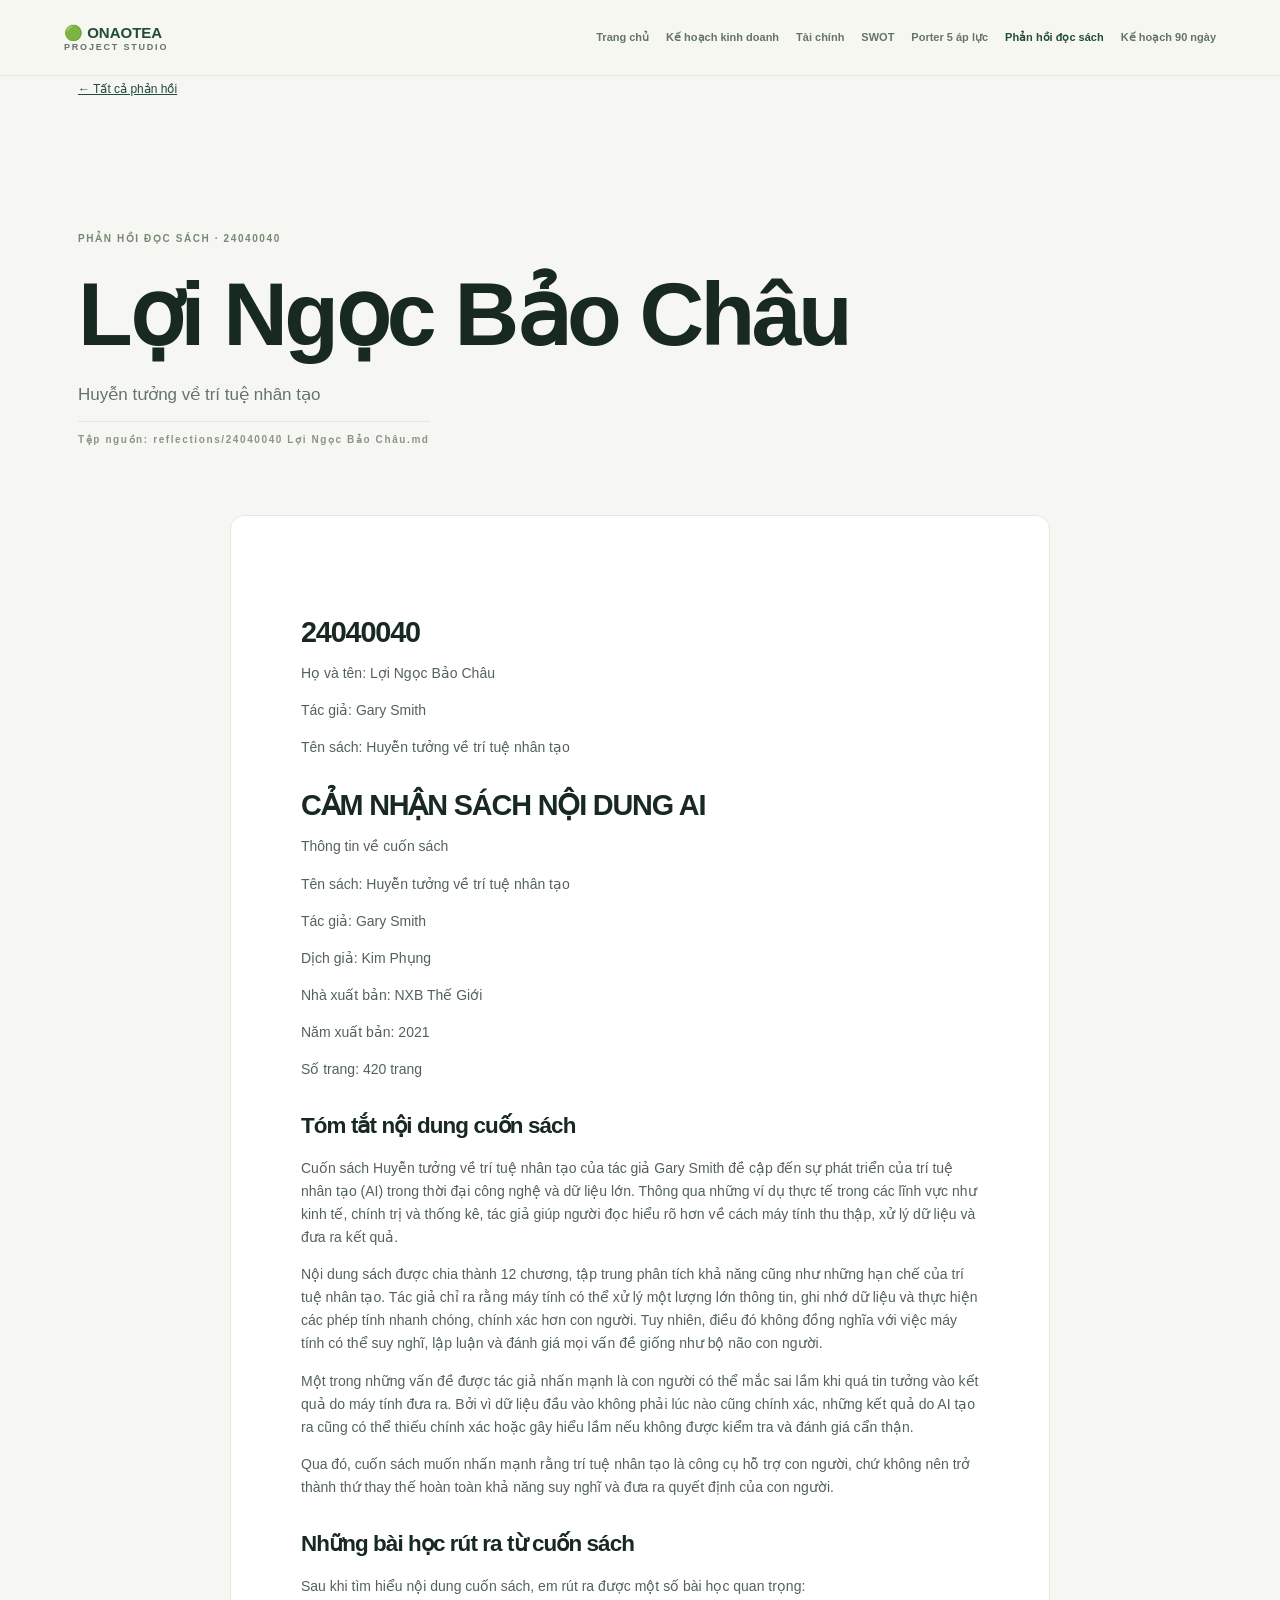
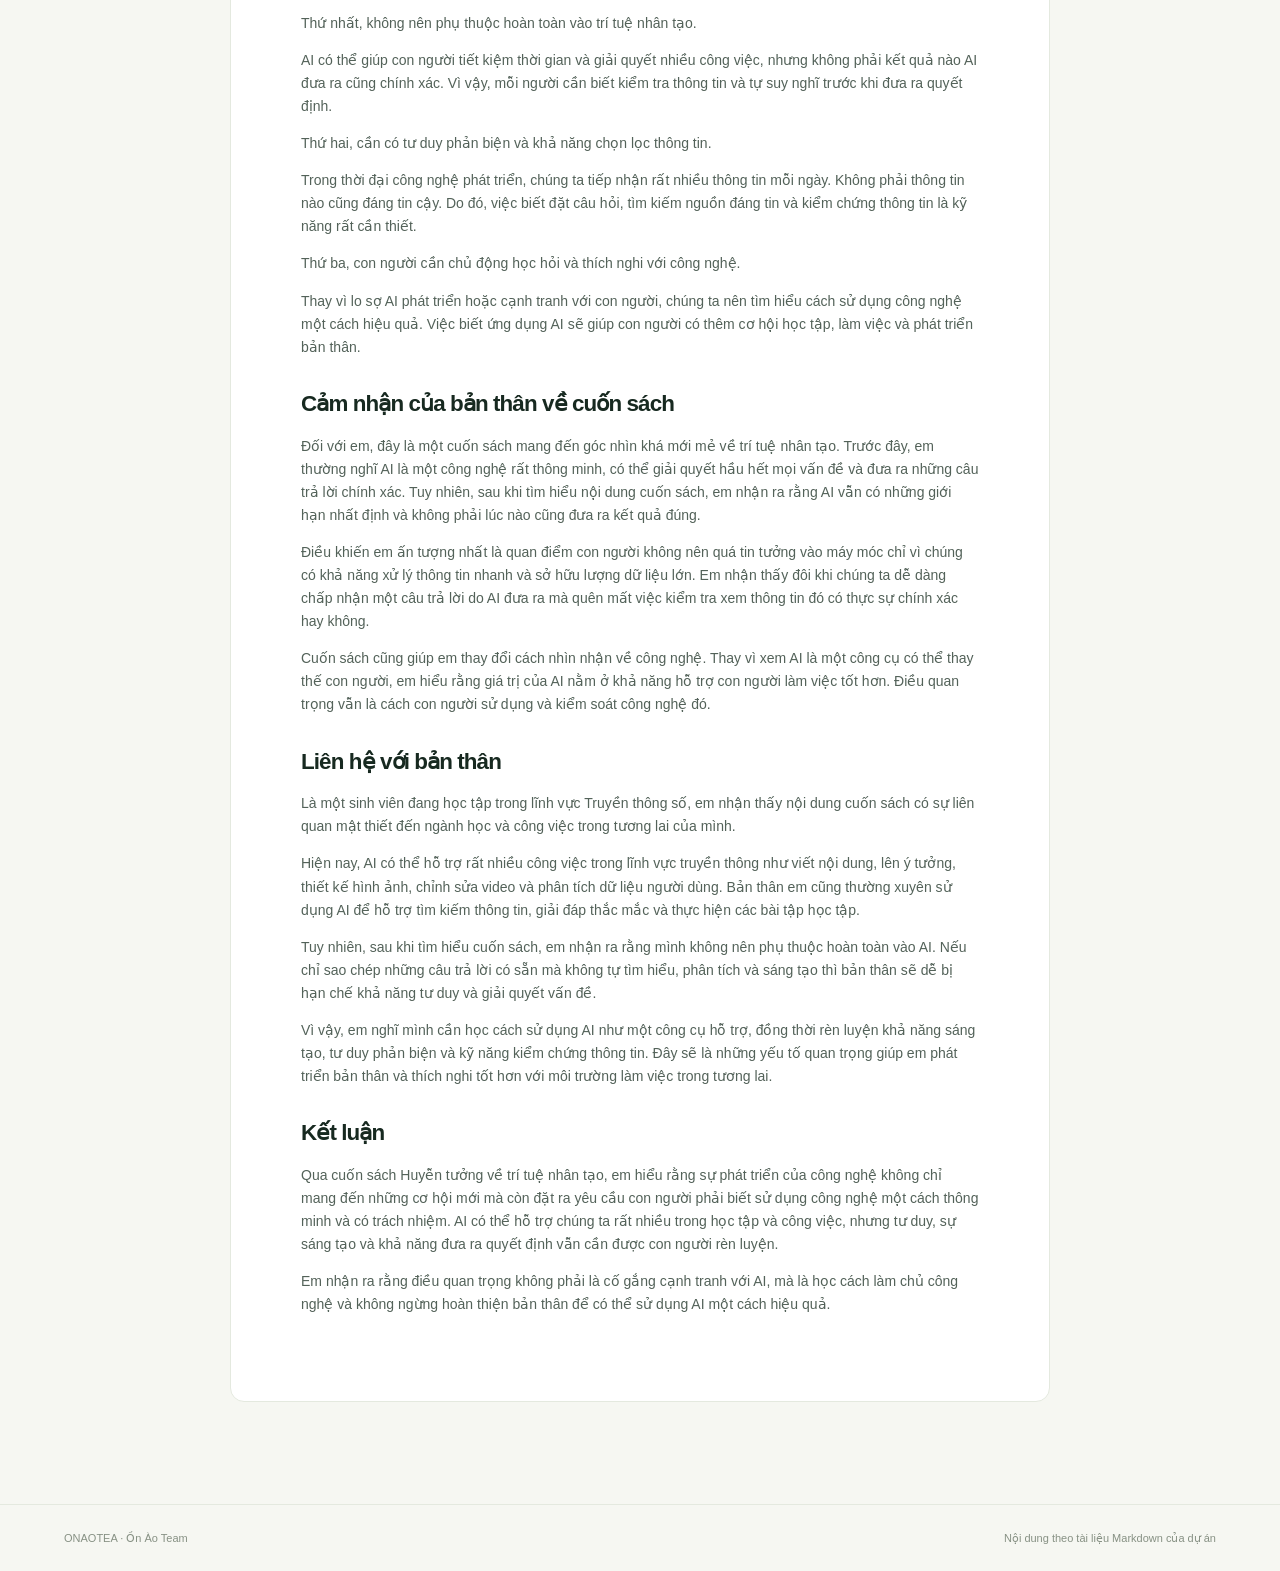
<file: 24040040-loi-ngoc-bao-chau.html>
<!doctype html><html lang="vi"><head><meta charset="utf-8"><meta name="viewport" content="width=device-width,initial-scale=1"><title>Phản hồi đọc sách | ONAOTEA</title><link rel="stylesheet" href="style.css"></head><body><header><a class="brand" href="index.html">🟢 ONAOTEA <small>PROJECT STUDIO</small></a><nav><a class="" href="index.html">Trang chủ</a><a class="" href="business-plan.html">Kế hoạch kinh doanh</a><a class="" href="financial-analysis.html">Tài chính</a><a class="" href="swot.html">SWOT</a><a class="" href="five-forces.html">Porter 5 áp lực</a><a class="active" href="reflections.html">Phản hồi đọc sách</a><a class="" href="action-plan.html">Kế hoạch 90 ngày</a></nav></header><main><a class="back" href="reflections.html">← Tất cả phản hồi</a><section class="intro"><small>PHẢN HỒI ĐỌC SÁCH · 24040040</small><h1>Lợi Ngọc Bảo Châu</h1><p>Huyễn tưởng về trí tuệ nhân tạo</p><small class="note">Tệp nguồn: reflections/24040040 Lợi Ngọc Bảo Châu.md</small></section><article class="article"><h1>24040040</h1><p>Họ và tên: Lợi Ngọc Bảo Châu</p><p>Tác giả: Gary Smith</p><p>Tên sách: Huyễn tưởng về trí tuệ nhân tạo</p><h1><b>CẢM NHẬN SÁCH NỘI DUNG AI</b></h1><p>Thông tin về cuốn sách</p><p>Tên sách: Huyễn tưởng về trí tuệ nhân tạo</p><p>Tác giả: Gary Smith</p><p>Dịch giả: Kim Phụng</p><p>Nhà xuất bản: NXB Thế Giới</p><p>Năm xuất bản: 2021</p><p>Số trang: 420 trang</p><h2>Tóm tắt nội dung cuốn sách</h2><p>Cuốn sách Huyễn tưởng về trí tuệ nhân tạo của tác giả Gary Smith đề cập đến sự phát triển của trí tuệ nhân tạo (AI) trong thời đại công nghệ và dữ liệu lớn. Thông qua những ví dụ thực tế trong các lĩnh vực như kinh tế, chính trị và thống kê, tác giả giúp người đọc hiểu rõ hơn về cách máy tính thu thập, xử lý dữ liệu và đưa ra kết quả.</p><p>Nội dung sách được chia thành 12 chương, tập trung phân tích khả năng cũng như những hạn chế của trí tuệ nhân tạo. Tác giả chỉ ra rằng máy tính có thể xử lý một lượng lớn thông tin, ghi nhớ dữ liệu và thực hiện các phép tính nhanh chóng, chính xác hơn con người. Tuy nhiên, điều đó không đồng nghĩa với việc máy tính có thể suy nghĩ, lập luận và đánh giá mọi vấn đề giống như bộ não con người.</p><p>Một trong những vấn đề được tác giả nhấn mạnh là con người có thể mắc sai lầm khi quá tin tưởng vào kết quả do máy tính đưa ra. Bởi vì dữ liệu đầu vào không phải lúc nào cũng chính xác, những kết quả do AI tạo ra cũng có thể thiếu chính xác hoặc gây hiểu lầm nếu không được kiểm tra và đánh giá cẩn thận.</p><p>Qua đó, cuốn sách muốn nhấn mạnh rằng trí tuệ nhân tạo là công cụ hỗ trợ con người, chứ không nên trở thành thứ thay thế hoàn toàn khả năng suy nghĩ và đưa ra quyết định của con người.</p><h2>Những bài học rút ra từ cuốn sách</h2><p>Sau khi tìm hiểu nội dung cuốn sách, em rút ra được một số bài học quan trọng:</p><p>Thứ nhất, không nên phụ thuộc hoàn toàn vào trí tuệ nhân tạo.</p><p>AI có thể giúp con người tiết kiệm thời gian và giải quyết nhiều công việc, nhưng không phải kết quả nào AI đưa ra cũng chính xác. Vì vậy, mỗi người cần biết kiểm tra thông tin và tự suy nghĩ trước khi đưa ra quyết định.</p><p>Thứ hai, cần có tư duy phản biện và khả năng chọn lọc thông tin.</p><p>Trong thời đại công nghệ phát triển, chúng ta tiếp nhận rất nhiều thông tin mỗi ngày. Không phải thông tin nào cũng đáng tin cậy. Do đó, việc biết đặt câu hỏi, tìm kiếm nguồn đáng tin và kiểm chứng thông tin là kỹ năng rất cần thiết.</p><p>Thứ ba, con người cần chủ động học hỏi và thích nghi với công nghệ.</p><p>Thay vì lo sợ AI phát triển hoặc cạnh tranh với con người, chúng ta nên tìm hiểu cách sử dụng công nghệ một cách hiệu quả. Việc biết ứng dụng AI sẽ giúp con người có thêm cơ hội học tập, làm việc và phát triển bản thân.</p><h2>Cảm nhận của bản thân về cuốn sách</h2><p>Đối với em, đây là một cuốn sách mang đến góc nhìn khá mới mẻ về trí tuệ nhân tạo. Trước đây, em thường nghĩ AI là một công nghệ rất thông minh, có thể giải quyết hầu hết mọi vấn đề và đưa ra những câu trả lời chính xác. Tuy nhiên, sau khi tìm hiểu nội dung cuốn sách, em nhận ra rằng AI vẫn có những giới hạn nhất định và không phải lúc nào cũng đưa ra kết quả đúng.</p><p>Điều khiến em ấn tượng nhất là quan điểm con người không nên quá tin tưởng vào máy móc chỉ vì chúng có khả năng xử lý thông tin nhanh và sở hữu lượng dữ liệu lớn. Em nhận thấy đôi khi chúng ta dễ dàng chấp nhận một câu trả lời do AI đưa ra mà quên mất việc kiểm tra xem thông tin đó có thực sự chính xác hay không.</p><p>Cuốn sách cũng giúp em thay đổi cách nhìn nhận về công nghệ. Thay vì xem AI là một công cụ có thể thay thế con người, em hiểu rằng giá trị của AI nằm ở khả năng hỗ trợ con người làm việc tốt hơn. Điều quan trọng vẫn là cách con người sử dụng và kiểm soát công nghệ đó.</p><h2>Liên hệ với bản thân</h2><p>Là một sinh viên đang học tập trong lĩnh vực Truyền thông số, em nhận thấy nội dung cuốn sách có sự liên quan mật thiết đến ngành học và công việc trong tương lai của mình.</p><p>Hiện nay, AI có thể hỗ trợ rất nhiều công việc trong lĩnh vực truyền thông như viết nội dung, lên ý tưởng, thiết kế hình ảnh, chỉnh sửa video và phân tích dữ liệu người dùng. Bản thân em cũng thường xuyên sử dụng AI để hỗ trợ tìm kiếm thông tin, giải đáp thắc mắc và thực hiện các bài tập học tập.</p><p>Tuy nhiên, sau khi tìm hiểu cuốn sách, em nhận ra rằng mình không nên phụ thuộc hoàn toàn vào AI. Nếu chỉ sao chép những câu trả lời có sẵn mà không tự tìm hiểu, phân tích và sáng tạo thì bản thân sẽ dễ bị hạn chế khả năng tư duy và giải quyết vấn đề.</p><p>Vì vậy, em nghĩ mình cần học cách sử dụng AI như một công cụ hỗ trợ, đồng thời rèn luyện khả năng sáng tạo, tư duy phản biện và kỹ năng kiểm chứng thông tin. Đây sẽ là những yếu tố quan trọng giúp em phát triển bản thân và thích nghi tốt hơn với môi trường làm việc trong tương lai.</p><h2>Kết luận</h2><p>Qua cuốn sách Huyễn tưởng về trí tuệ nhân tạo, em hiểu rằng sự phát triển của công nghệ không chỉ mang đến những cơ hội mới mà còn đặt ra yêu cầu con người phải biết sử dụng công nghệ một cách thông minh và có trách nhiệm. AI có thể hỗ trợ chúng ta rất nhiều trong học tập và công việc, nhưng tư duy, sự sáng tạo và khả năng đưa ra quyết định vẫn cần được con người rèn luyện.</p><p>Em nhận ra rằng điều quan trọng không phải là cố gắng cạnh tranh với AI, mà là học cách làm chủ công nghệ và không ngừng hoàn thiện bản thân để có thể sử dụng AI một cách hiệu quả.</p></article></main><footer>ONAOTEA · Ồn Ào Team <span>Nội dung theo tài liệu Markdown của dự án</span></footer></body></html>
</file>
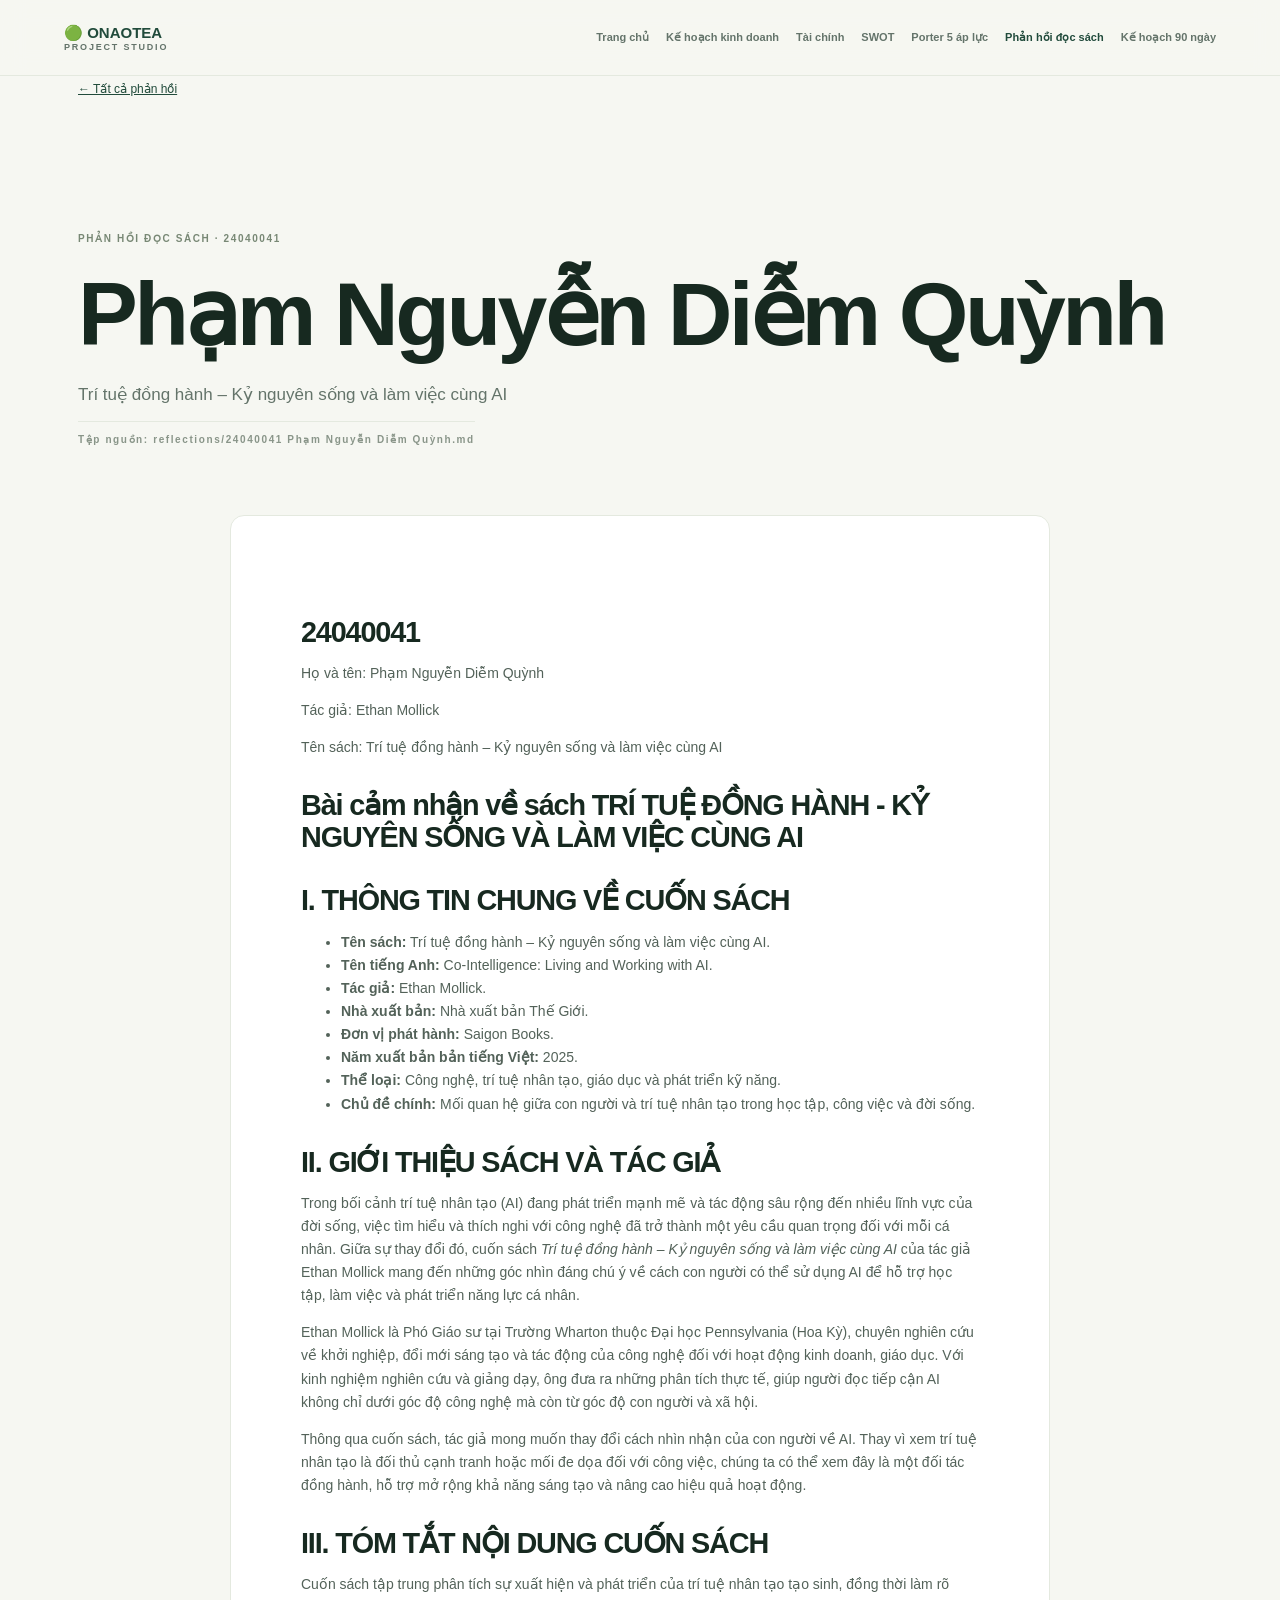
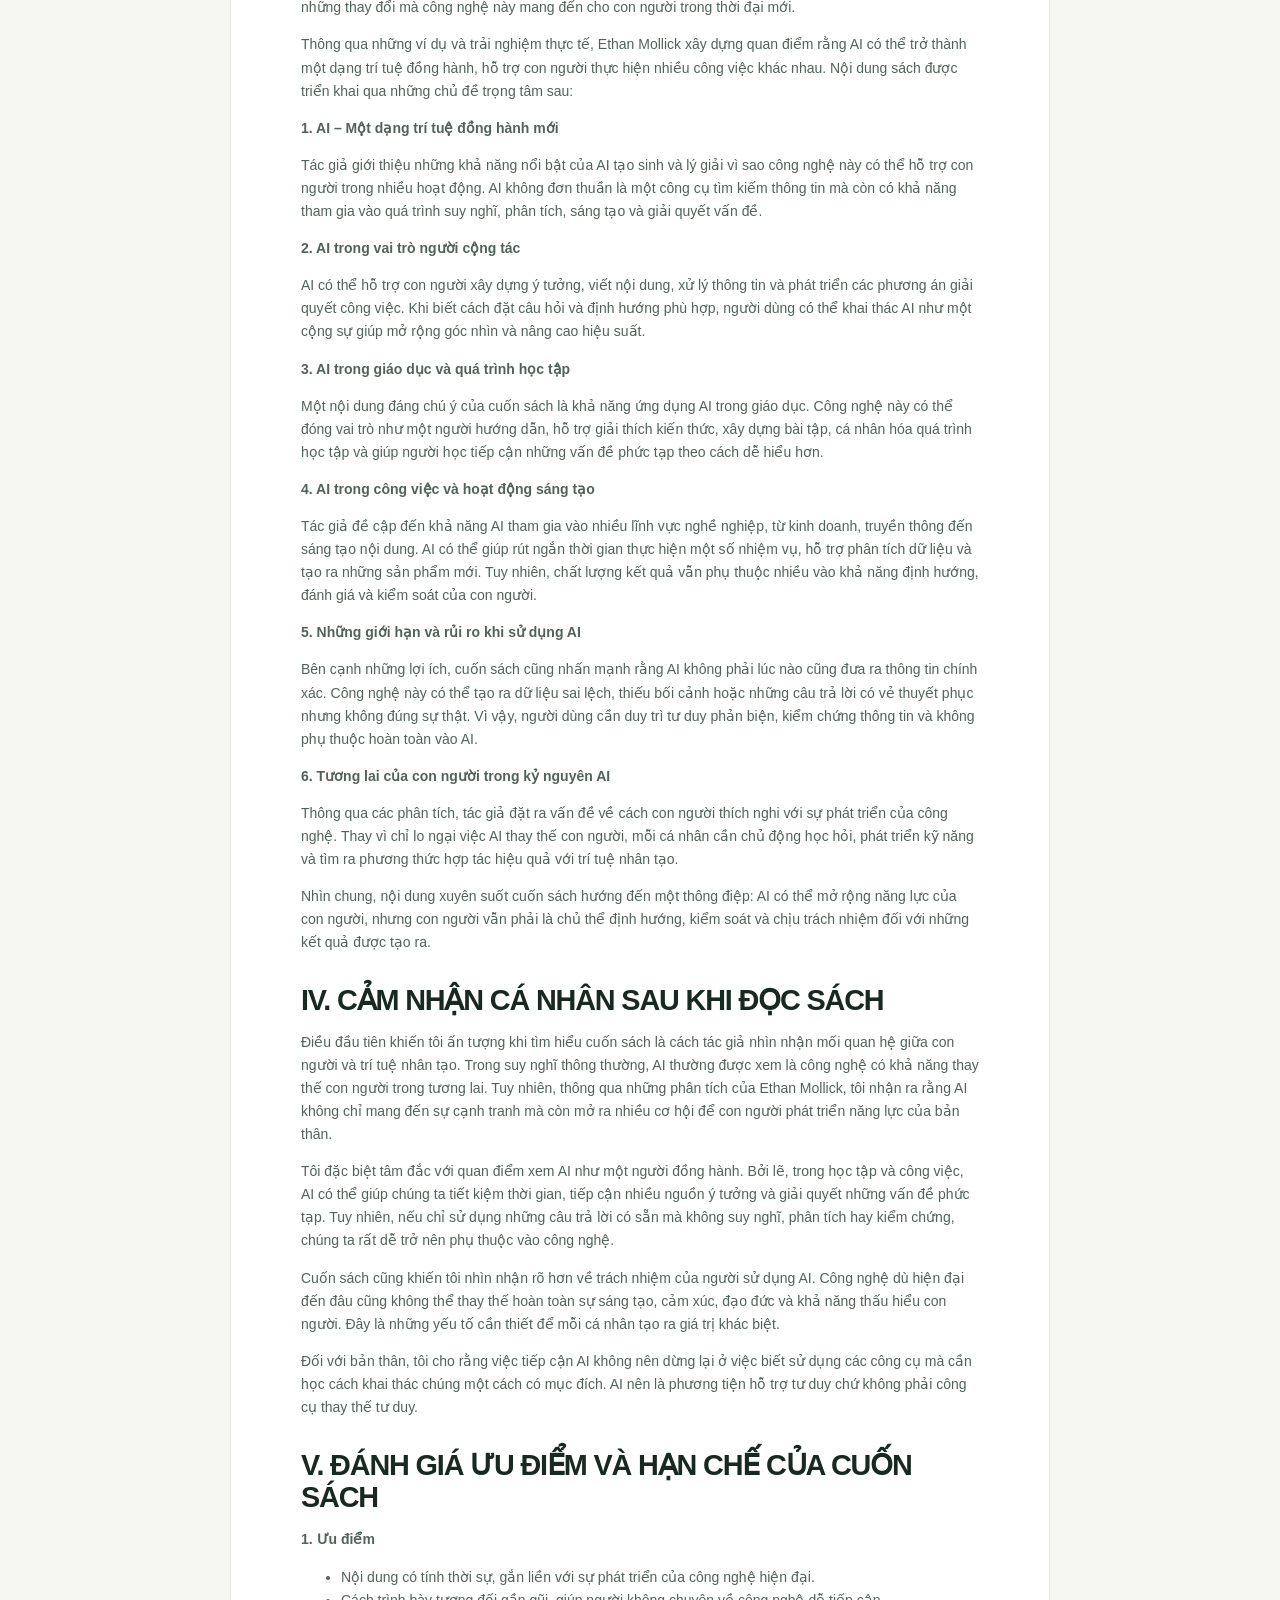
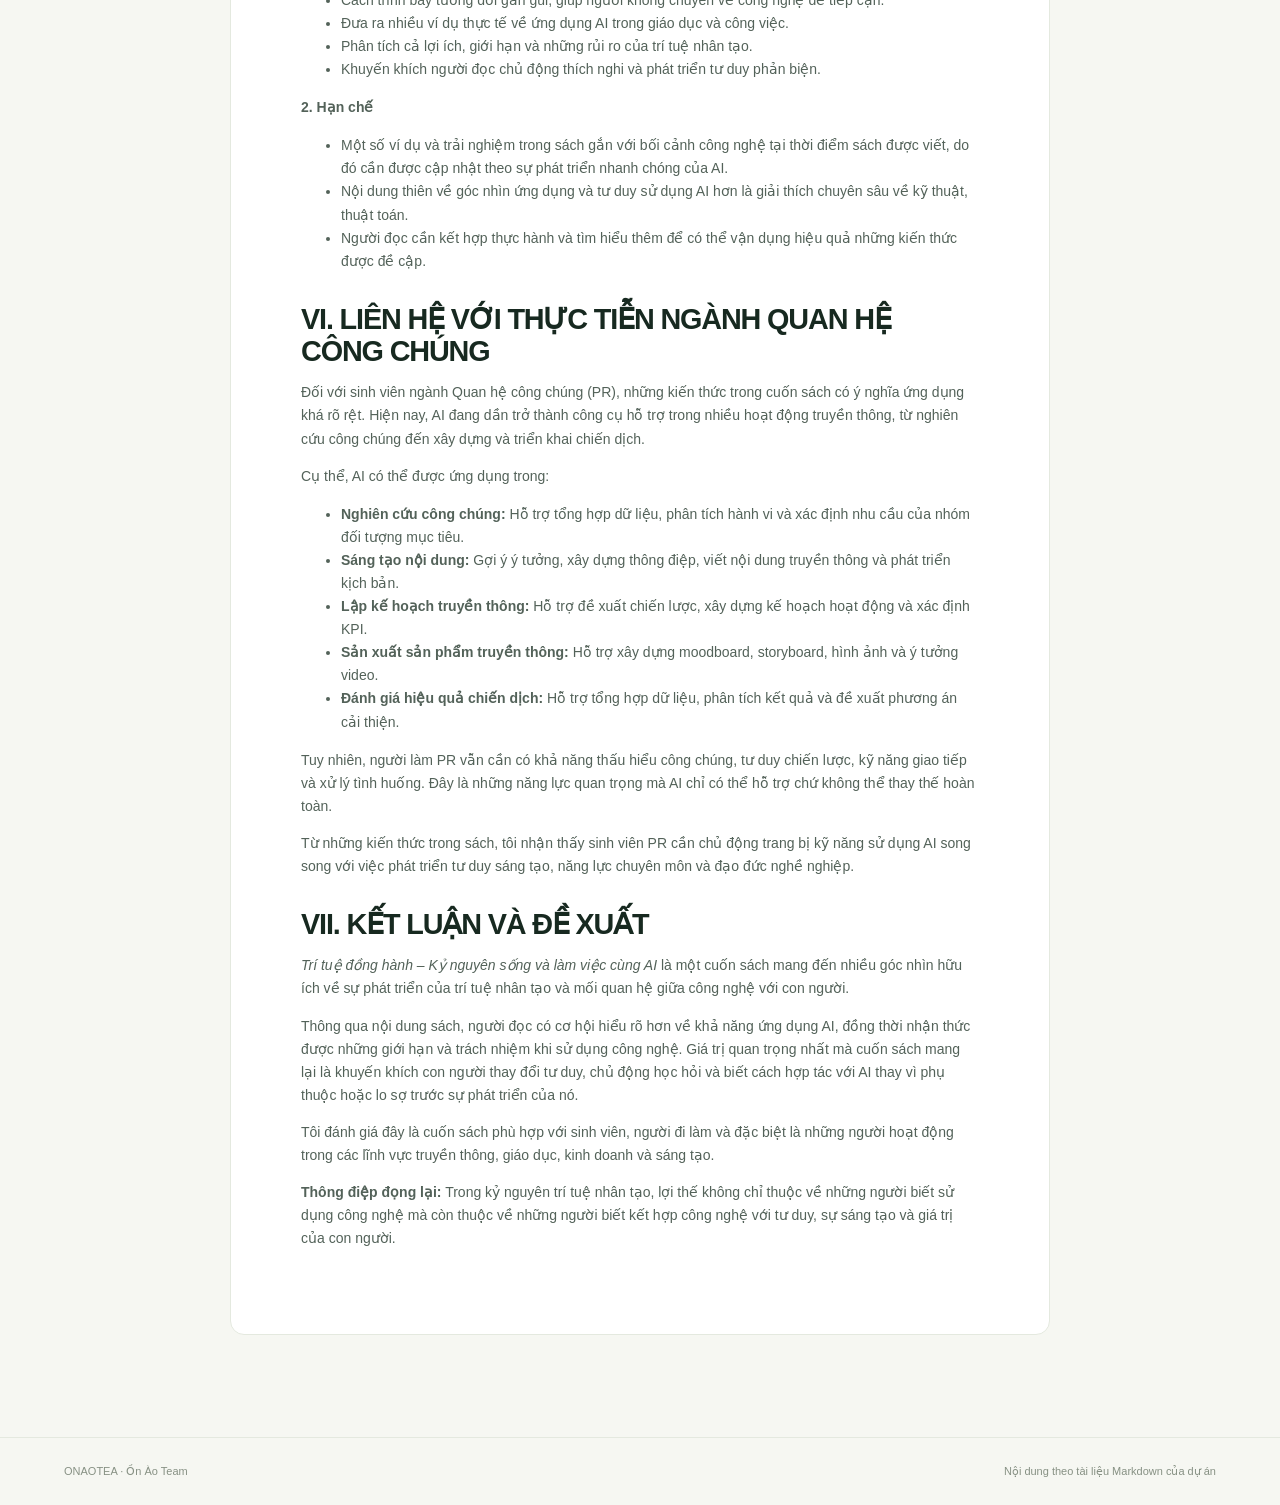
<file: 24040041-pham-nguyen-diem-quynh.html>
<!doctype html><html lang="vi"><head><meta charset="utf-8"><meta name="viewport" content="width=device-width,initial-scale=1"><title>Phản hồi đọc sách | ONAOTEA</title><link rel="stylesheet" href="style.css"></head><body><header><a class="brand" href="index.html">🟢 ONAOTEA <small>PROJECT STUDIO</small></a><nav><a class="" href="index.html">Trang chủ</a><a class="" href="business-plan.html">Kế hoạch kinh doanh</a><a class="" href="financial-analysis.html">Tài chính</a><a class="" href="swot.html">SWOT</a><a class="" href="five-forces.html">Porter 5 áp lực</a><a class="active" href="reflections.html">Phản hồi đọc sách</a><a class="" href="action-plan.html">Kế hoạch 90 ngày</a></nav></header><main><a class="back" href="reflections.html">← Tất cả phản hồi</a><section class="intro"><small>PHẢN HỒI ĐỌC SÁCH · 24040041</small><h1>Phạm Nguyễn Diễm Quỳnh</h1><p>Trí tuệ đồng hành – Kỷ nguyên sống và làm việc cùng AI</p><small class="note">Tệp nguồn: reflections/24040041 Phạm Nguyễn Diễm Quỳnh.md</small></section><article class="article"><h1>24040041</h1><p>Họ và tên: Phạm Nguyễn Diễm Quỳnh</p><p>Tác giả: Ethan Mollick</p><p>Tên sách: Trí tuệ đồng hành – Kỷ nguyên sống và làm việc cùng AI</p><h1>Bài cảm nhận về sách TRÍ TUỆ ĐỒNG HÀNH - KỶ NGUYÊN SỐNG VÀ LÀM VIỆC CÙNG AI</h1><h1><b>I. THÔNG TIN CHUNG VỀ CUỐN SÁCH</b></h1><ul><li><b>Tên sách:</b> Trí tuệ đồng hành – Kỷ nguyên sống và làm việc cùng AI.</li><li><b>Tên tiếng Anh:</b> Co-Intelligence: Living and Working with AI.</li><li><b>Tác giả:</b> Ethan Mollick.</li><li><b>Nhà xuất bản:</b> Nhà xuất bản Thế Giới.</li><li><b>Đơn vị phát hành:</b> Saigon Books.</li><li><b>Năm xuất bản bản tiếng Việt:</b> 2025.</li><li><b>Thể loại:</b> Công nghệ, trí tuệ nhân tạo, giáo dục và phát triển kỹ năng.</li><li><b>Chủ đề chính:</b> Mối quan hệ giữa con người và trí tuệ nhân tạo trong học tập, công việc và đời sống.</li></ul><h1><b>II. GIỚI THIỆU SÁCH VÀ TÁC GIẢ</b></h1><p>Trong bối cảnh trí tuệ nhân tạo (AI) đang phát triển mạnh mẽ và tác động sâu rộng đến nhiều lĩnh vực của đời sống, việc tìm hiểu và thích nghi với công nghệ đã trở thành một yêu cầu quan trọng đối với mỗi cá nhân. Giữa sự thay đổi đó, cuốn sách <i>Trí tuệ đồng hành – Kỷ nguyên sống và làm việc cùng AI</i> của tác giả Ethan Mollick mang đến những góc nhìn đáng chú ý về cách con người có thể sử dụng AI để hỗ trợ học tập, làm việc và phát triển năng lực cá nhân.</p><p>Ethan Mollick là Phó Giáo sư tại Trường Wharton thuộc Đại học Pennsylvania (Hoa Kỳ), chuyên nghiên cứu về khởi nghiệp, đổi mới sáng tạo và tác động của công nghệ đối với hoạt động kinh doanh, giáo dục. Với kinh nghiệm nghiên cứu và giảng dạy, ông đưa ra những phân tích thực tế, giúp người đọc tiếp cận AI không chỉ dưới góc độ công nghệ mà còn từ góc độ con người và xã hội.</p><p>Thông qua cuốn sách, tác giả mong muốn thay đổi cách nhìn nhận của con người về AI. Thay vì xem trí tuệ nhân tạo là đối thủ cạnh tranh hoặc mối đe dọa đối với công việc, chúng ta có thể xem đây là một đối tác đồng hành, hỗ trợ mở rộng khả năng sáng tạo và nâng cao hiệu quả hoạt động.</p><h1><b>III. TÓM TẮT NỘI DUNG CUỐN SÁCH</b></h1><p>Cuốn sách tập trung phân tích sự xuất hiện và phát triển của trí tuệ nhân tạo tạo sinh, đồng thời làm rõ những thay đổi mà công nghệ này mang đến cho con người trong thời đại mới.</p><p>Thông qua những ví dụ và trải nghiệm thực tế, Ethan Mollick xây dựng quan điểm rằng AI có thể trở thành một dạng trí tuệ đồng hành, hỗ trợ con người thực hiện nhiều công việc khác nhau. Nội dung sách được triển khai qua những chủ đề trọng tâm sau:</p><p><b>1. AI – Một dạng trí tuệ đồng hành mới</b></p><p>Tác giả giới thiệu những khả năng nổi bật của AI tạo sinh và lý giải vì sao công nghệ này có thể hỗ trợ con người trong nhiều hoạt động. AI không đơn thuần là một công cụ tìm kiếm thông tin mà còn có khả năng tham gia vào quá trình suy nghĩ, phân tích, sáng tạo và giải quyết vấn đề.</p><p><b>2. AI trong vai trò người cộng tác</b></p><p>AI có thể hỗ trợ con người xây dựng ý tưởng, viết nội dung, xử lý thông tin và phát triển các phương án giải quyết công việc. Khi biết cách đặt câu hỏi và định hướng phù hợp, người dùng có thể khai thác AI như một cộng sự giúp mở rộng góc nhìn và nâng cao hiệu suất.</p><p><b>3. AI trong giáo dục và quá trình học tập</b></p><p>Một nội dung đáng chú ý của cuốn sách là khả năng ứng dụng AI trong giáo dục. Công nghệ này có thể đóng vai trò như một người hướng dẫn, hỗ trợ giải thích kiến thức, xây dựng bài tập, cá nhân hóa quá trình học tập và giúp người học tiếp cận những vấn đề phức tạp theo cách dễ hiểu hơn.</p><p><b>4. AI trong công việc và hoạt động sáng tạo</b></p><p>Tác giả đề cập đến khả năng AI tham gia vào nhiều lĩnh vực nghề nghiệp, từ kinh doanh, truyền thông đến sáng tạo nội dung. AI có thể giúp rút ngắn thời gian thực hiện một số nhiệm vụ, hỗ trợ phân tích dữ liệu và tạo ra những sản phẩm mới. Tuy nhiên, chất lượng kết quả vẫn phụ thuộc nhiều vào khả năng định hướng, đánh giá và kiểm soát của con người.</p><p><b>5. Những giới hạn và rủi ro khi sử dụng AI</b></p><p>Bên cạnh những lợi ích, cuốn sách cũng nhấn mạnh rằng AI không phải lúc nào cũng đưa ra thông tin chính xác. Công nghệ này có thể tạo ra dữ liệu sai lệch, thiếu bối cảnh hoặc những câu trả lời có vẻ thuyết phục nhưng không đúng sự thật. Vì vậy, người dùng cần duy trì tư duy phản biện, kiểm chứng thông tin và không phụ thuộc hoàn toàn vào AI.</p><p><b>6. Tương lai của con người trong kỷ nguyên AI</b></p><p>Thông qua các phân tích, tác giả đặt ra vấn đề về cách con người thích nghi với sự phát triển của công nghệ. Thay vì chỉ lo ngại việc AI thay thế con người, mỗi cá nhân cần chủ động học hỏi, phát triển kỹ năng và tìm ra phương thức hợp tác hiệu quả với trí tuệ nhân tạo.</p><p>Nhìn chung, nội dung xuyên suốt cuốn sách hướng đến một thông điệp: AI có thể mở rộng năng lực của con người, nhưng con người vẫn phải là chủ thể định hướng, kiểm soát và chịu trách nhiệm đối với những kết quả được tạo ra.</p><h1><b>IV. CẢM NHẬN CÁ NHÂN SAU KHI ĐỌC SÁCH</b></h1><p>Điều đầu tiên khiến tôi ấn tượng khi tìm hiểu cuốn sách là cách tác giả nhìn nhận mối quan hệ giữa con người và trí tuệ nhân tạo. Trong suy nghĩ thông thường, AI thường được xem là công nghệ có khả năng thay thế con người trong tương lai. Tuy nhiên, thông qua những phân tích của Ethan Mollick, tôi nhận ra rằng AI không chỉ mang đến sự cạnh tranh mà còn mở ra nhiều cơ hội để con người phát triển năng lực của bản thân.</p><p>Tôi đặc biệt tâm đắc với quan điểm xem AI như một người đồng hành. Bởi lẽ, trong học tập và công việc, AI có thể giúp chúng ta tiết kiệm thời gian, tiếp cận nhiều nguồn ý tưởng và giải quyết những vấn đề phức tạp. Tuy nhiên, nếu chỉ sử dụng những câu trả lời có sẵn mà không suy nghĩ, phân tích hay kiểm chứng, chúng ta rất dễ trở nên phụ thuộc vào công nghệ.</p><p>Cuốn sách cũng khiến tôi nhìn nhận rõ hơn về trách nhiệm của người sử dụng AI. Công nghệ dù hiện đại đến đâu cũng không thể thay thế hoàn toàn sự sáng tạo, cảm xúc, đạo đức và khả năng thấu hiểu con người. Đây là những yếu tố cần thiết để mỗi cá nhân tạo ra giá trị khác biệt.</p><p>Đối với bản thân, tôi cho rằng việc tiếp cận AI không nên dừng lại ở việc biết sử dụng các công cụ mà cần học cách khai thác chúng một cách có mục đích. AI nên là phương tiện hỗ trợ tư duy chứ không phải công cụ thay thế tư duy.</p><h1><b>V. ĐÁNH GIÁ ƯU ĐIỂM VÀ HẠN CHẾ CỦA CUỐN SÁCH</b></h1><p><b>1. Ưu điểm</b></p><ul><li>Nội dung có tính thời sự, gắn liền với sự phát triển của công nghệ hiện đại.</li><li>Cách trình bày tương đối gần gũi, giúp người không chuyên về công nghệ dễ tiếp cận.</li><li>Đưa ra nhiều ví dụ thực tế về ứng dụng AI trong giáo dục và công việc.</li><li>Phân tích cả lợi ích, giới hạn và những rủi ro của trí tuệ nhân tạo.</li><li>Khuyến khích người đọc chủ động thích nghi và phát triển tư duy phản biện.</li></ul><p><b>2. Hạn chế</b></p><ul><li>Một số ví dụ và trải nghiệm trong sách gắn với bối cảnh công nghệ tại thời điểm sách được viết, do đó cần được cập nhật theo sự phát triển nhanh chóng của AI.</li><li>Nội dung thiên về góc nhìn ứng dụng và tư duy sử dụng AI hơn là giải thích chuyên sâu về kỹ thuật, thuật toán.</li><li>Người đọc cần kết hợp thực hành và tìm hiểu thêm để có thể vận dụng hiệu quả những kiến thức được đề cập.</li></ul><h1><b>VI. LIÊN HỆ VỚI THỰC TIỄN NGÀNH QUAN HỆ CÔNG CHÚNG</b></h1><p>Đối với sinh viên ngành Quan hệ công chúng (PR), những kiến thức trong cuốn sách có ý nghĩa ứng dụng khá rõ rệt. Hiện nay, AI đang dần trở thành công cụ hỗ trợ trong nhiều hoạt động truyền thông, từ nghiên cứu công chúng đến xây dựng và triển khai chiến dịch.</p><p>Cụ thể, AI có thể được ứng dụng trong:</p><ul><li><b>Nghiên cứu công chúng:</b> Hỗ trợ tổng hợp dữ liệu, phân tích hành vi và xác định nhu cầu của nhóm đối tượng mục tiêu.</li><li><b>Sáng tạo nội dung:</b> Gợi ý ý tưởng, xây dựng thông điệp, viết nội dung truyền thông và phát triển kịch bản.</li><li><b>Lập kế hoạch truyền thông:</b> Hỗ trợ đề xuất chiến lược, xây dựng kế hoạch hoạt động và xác định KPI.</li><li><b>Sản xuất sản phẩm truyền thông:</b> Hỗ trợ xây dựng moodboard, storyboard, hình ảnh và ý tưởng video.</li><li><b>Đánh giá hiệu quả chiến dịch:</b> Hỗ trợ tổng hợp dữ liệu, phân tích kết quả và đề xuất phương án cải thiện.</li></ul><p>Tuy nhiên, người làm PR vẫn cần có khả năng thấu hiểu công chúng, tư duy chiến lược, kỹ năng giao tiếp và xử lý tình huống. Đây là những năng lực quan trọng mà AI chỉ có thể hỗ trợ chứ không thể thay thế hoàn toàn.</p><p>Từ những kiến thức trong sách, tôi nhận thấy sinh viên PR cần chủ động trang bị kỹ năng sử dụng AI song song với việc phát triển tư duy sáng tạo, năng lực chuyên môn và đạo đức nghề nghiệp.</p><h1><b>VII. KẾT LUẬN VÀ ĐỀ XUẤT</b></h1><p><i>Trí tuệ đồng hành – Kỷ nguyên sống và làm việc cùng AI</i> là một cuốn sách mang đến nhiều góc nhìn hữu ích về sự phát triển của trí tuệ nhân tạo và mối quan hệ giữa công nghệ với con người.</p><p>Thông qua nội dung sách, người đọc có cơ hội hiểu rõ hơn về khả năng ứng dụng AI, đồng thời nhận thức được những giới hạn và trách nhiệm khi sử dụng công nghệ. Giá trị quan trọng nhất mà cuốn sách mang lại là khuyến khích con người thay đổi tư duy, chủ động học hỏi và biết cách hợp tác với AI thay vì phụ thuộc hoặc lo sợ trước sự phát triển của nó.</p><p>Tôi đánh giá đây là cuốn sách phù hợp với sinh viên, người đi làm và đặc biệt là những người hoạt động trong các lĩnh vực truyền thông, giáo dục, kinh doanh và sáng tạo.</p><p><b>Thông điệp đọng lại:</b> Trong kỷ nguyên trí tuệ nhân tạo, lợi thế không chỉ thuộc về những người biết sử dụng công nghệ mà còn thuộc về những người biết kết hợp công nghệ với tư duy, sự sáng tạo và giá trị của con người.</p></article></main><footer>ONAOTEA · Ồn Ào Team <span>Nội dung theo tài liệu Markdown của dự án</span></footer></body></html>
</file>
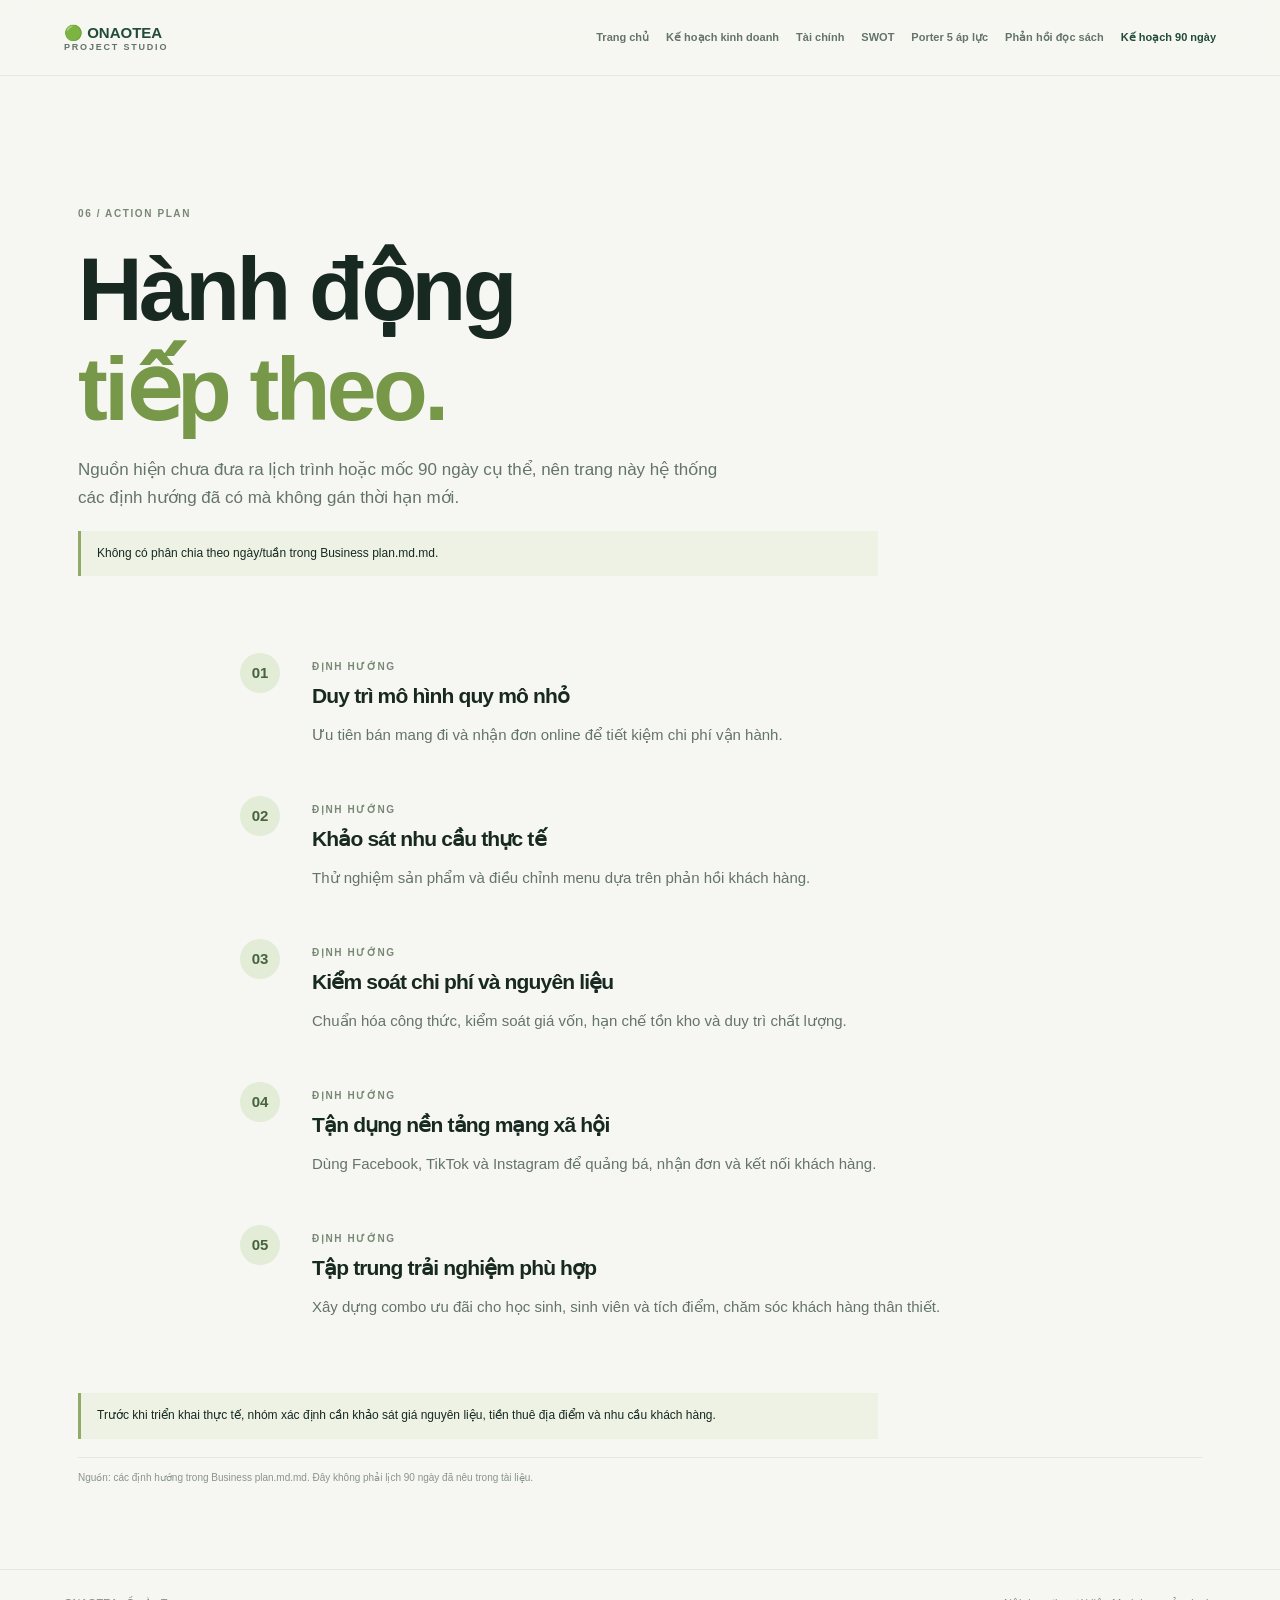
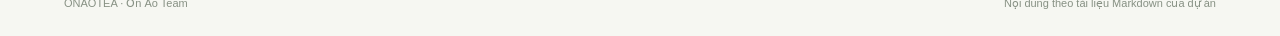
<file: action-plan.html>
<!doctype html><html lang="vi"><head><meta charset="utf-8"><meta name="viewport" content="width=device-width,initial-scale=1"><title>Kế hoạch hành động | ONAOTEA</title><link rel="stylesheet" href="style.css"></head><body><header><a class="brand" href="index.html">🟢 ONAOTEA <small>PROJECT STUDIO</small></a><nav><a class="" href="index.html">Trang chủ</a><a class="" href="business-plan.html">Kế hoạch kinh doanh</a><a class="" href="financial-analysis.html">Tài chính</a><a class="" href="swot.html">SWOT</a><a class="" href="five-forces.html">Porter 5 áp lực</a><a class="" href="reflections.html">Phản hồi đọc sách</a><a class="active" href="action-plan.html">Kế hoạch 90 ngày</a></nav></header><main><section class="intro"><small>06 / ACTION PLAN</small><h1>Hành động<br><em>tiếp theo.</em></h1><p>Nguồn hiện chưa đưa ra lịch trình hoặc mốc 90 ngày cụ thể, nên trang này hệ thống các định hướng đã có mà không gán thời hạn mới.</p><div class="notice">Không có phân chia theo ngày/tuần trong Business plan.md.md.</div></section><section class="timeline"><article><b>01</b><div><small>ĐỊNH HƯỚNG</small><h2>Duy trì mô hình quy mô nhỏ</h2><p>Ưu tiên bán mang đi và nhận đơn online để tiết kiệm chi phí vận hành.</p></div></article><article><b>02</b><div><small>ĐỊNH HƯỚNG</small><h2>Khảo sát nhu cầu thực tế</h2><p>Thử nghiệm sản phẩm và điều chỉnh menu dựa trên phản hồi khách hàng.</p></div></article><article><b>03</b><div><small>ĐỊNH HƯỚNG</small><h2>Kiểm soát chi phí và nguyên liệu</h2><p>Chuẩn hóa công thức, kiểm soát giá vốn, hạn chế tồn kho và duy trì chất lượng.</p></div></article><article><b>04</b><div><small>ĐỊNH HƯỚNG</small><h2>Tận dụng nền tảng mạng xã hội</h2><p>Dùng Facebook, TikTok và Instagram để quảng bá, nhận đơn và kết nối khách hàng.</p></div></article><article><b>05</b><div><small>ĐỊNH HƯỚNG</small><h2>Tập trung trải nghiệm phù hợp</h2><p>Xây dựng combo ưu đãi cho học sinh, sinh viên và tích điểm, chăm sóc khách hàng thân thiết.</p></div></article></section><div class="notice">Trước khi triển khai thực tế, nhóm xác định cần khảo sát giá nguyên liệu, tiền thuê địa điểm và nhu cầu khách hàng.</div><p class="note">Nguồn: các định hướng trong Business plan.md.md. Đây không phải lịch 90 ngày đã nêu trong tài liệu.</p></main><footer>ONAOTEA · Ồn Ào Team <span>Nội dung theo tài liệu Markdown của dự án</span></footer></body></html>
</file>
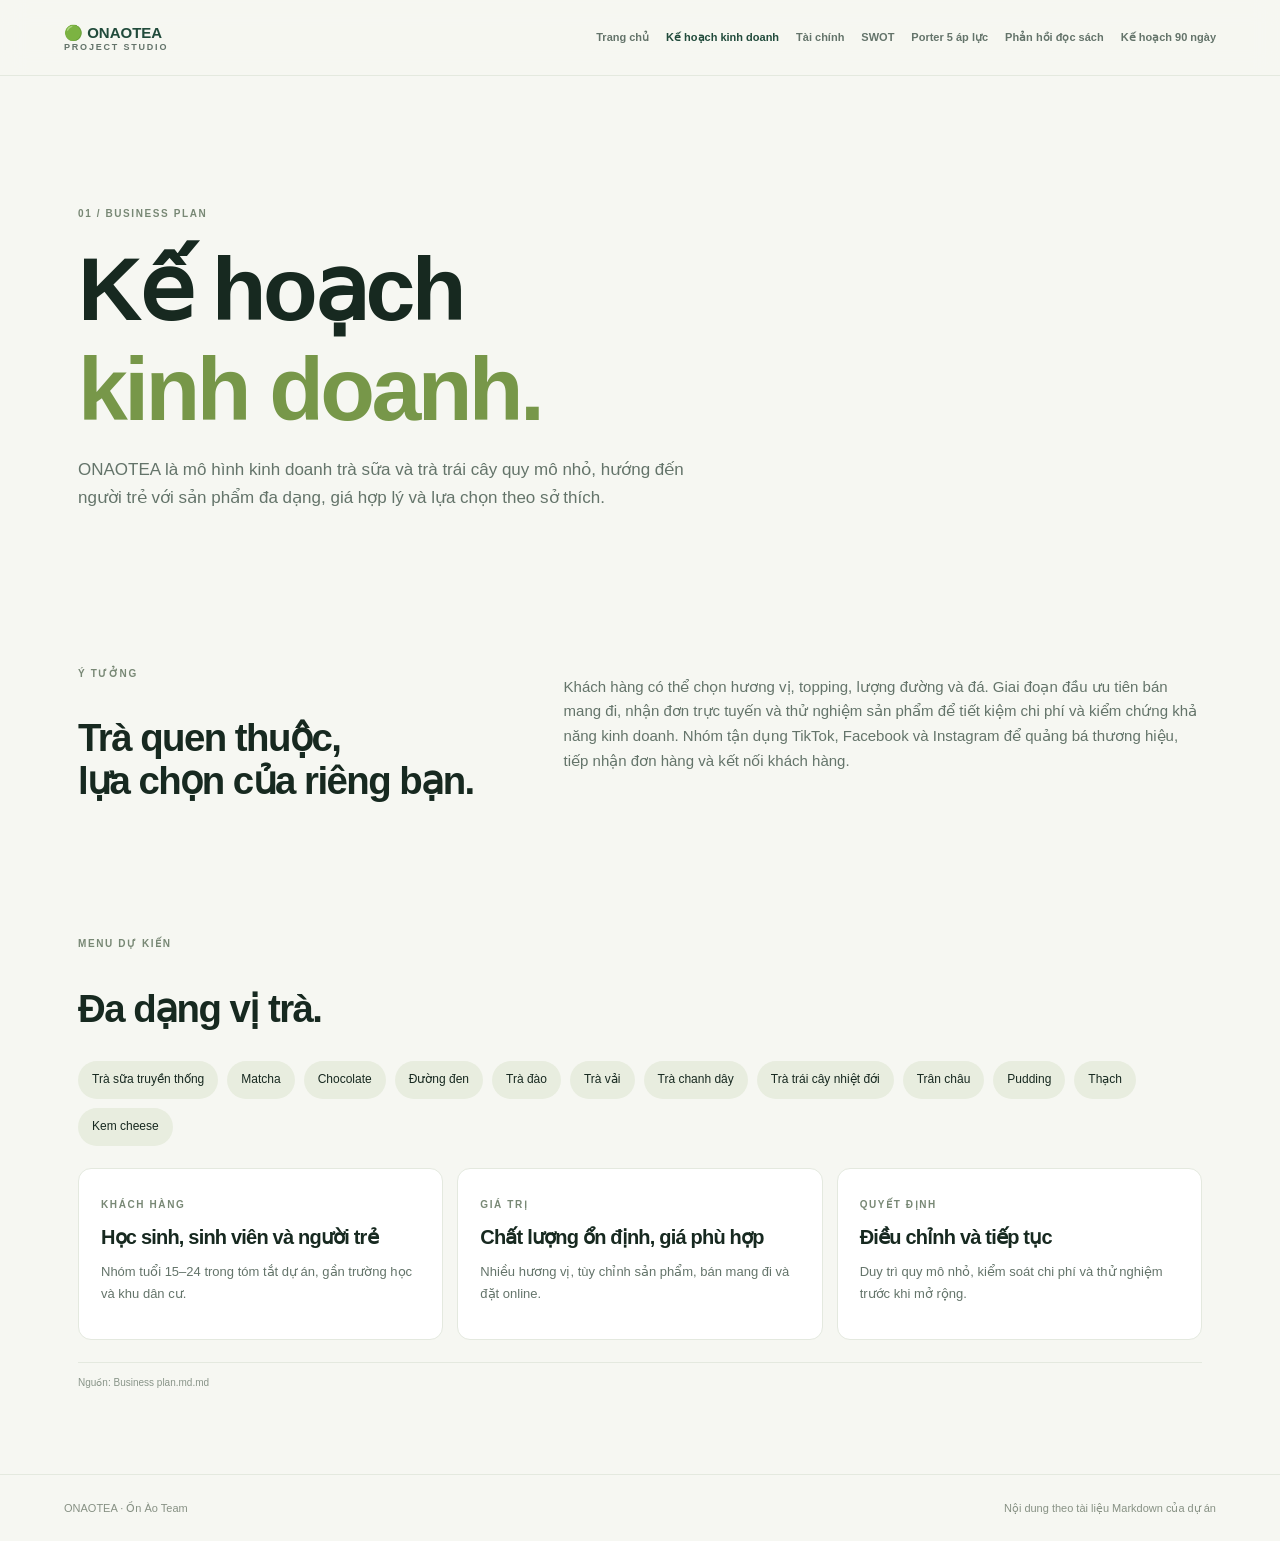
<file: business-plan.html>
<!doctype html><html lang="vi"><head><meta charset="utf-8"><meta name="viewport" content="width=device-width,initial-scale=1"><title>Kế hoạch kinh doanh | ONAOTEA</title><link rel="stylesheet" href="style.css"></head><body><header><a class="brand" href="index.html">🟢 ONAOTEA <small>PROJECT STUDIO</small></a><nav><a class="" href="index.html">Trang chủ</a><a class="active" href="business-plan.html">Kế hoạch kinh doanh</a><a class="" href="financial-analysis.html">Tài chính</a><a class="" href="swot.html">SWOT</a><a class="" href="five-forces.html">Porter 5 áp lực</a><a class="" href="reflections.html">Phản hồi đọc sách</a><a class="" href="action-plan.html">Kế hoạch 90 ngày</a></nav></header><main><section class="intro"><small>01 / BUSINESS PLAN</small><h1>Kế hoạch<br><em>kinh doanh.</em></h1><p>ONAOTEA là mô hình kinh doanh trà sữa và trà trái cây quy mô nhỏ, hướng đến người trẻ với sản phẩm đa dạng, giá hợp lý và lựa chọn theo sở thích.</p></section><section class="split"><div><small>Ý TƯỞNG</small><h2>Trà quen thuộc,<br>lựa chọn của riêng bạn.</h2></div><p>Khách hàng có thể chọn hương vị, topping, lượng đường và đá. Giai đoạn đầu ưu tiên bán mang đi, nhận đơn trực tuyến và thử nghiệm sản phẩm để tiết kiệm chi phí và kiểm chứng khả năng kinh doanh. Nhóm tận dụng TikTok, Facebook và Instagram để quảng bá thương hiệu, tiếp nhận đơn hàng và kết nối khách hàng.</p></section><section><small>MENU DỰ KIẾN</small><h2>Đa dạng vị trà.</h2><div class="tags"><span>Trà sữa truyền thống</span><span>Matcha</span><span>Chocolate</span><span>Đường đen</span><span>Trà đào</span><span>Trà vải</span><span>Trà chanh dây</span><span>Trà trái cây nhiệt đới</span><span>Trân châu</span><span>Pudding</span><span>Thạch</span><span>Kem cheese</span></div></section><section class="grid"><article class="card"><small>KHÁCH HÀNG</small><h3>Học sinh, sinh viên và người trẻ</h3><p>Nhóm tuổi 15–24 trong tóm tắt dự án, gần trường học và khu dân cư.</p></article><article class="card"><small>GIÁ TRỊ</small><h3>Chất lượng ổn định, giá phù hợp</h3><p>Nhiều hương vị, tùy chỉnh sản phẩm, bán mang đi và đặt online.</p></article><article class="card"><small>QUYẾT ĐỊNH</small><h3>Điều chỉnh và tiếp tục</h3><p>Duy trì quy mô nhỏ, kiểm soát chi phí và thử nghiệm trước khi mở rộng.</p></article></section><p class="note">Nguồn: Business plan.md.md</p></main><footer>ONAOTEA · Ồn Ào Team <span>Nội dung theo tài liệu Markdown của dự án</span></footer></body></html>
</file>
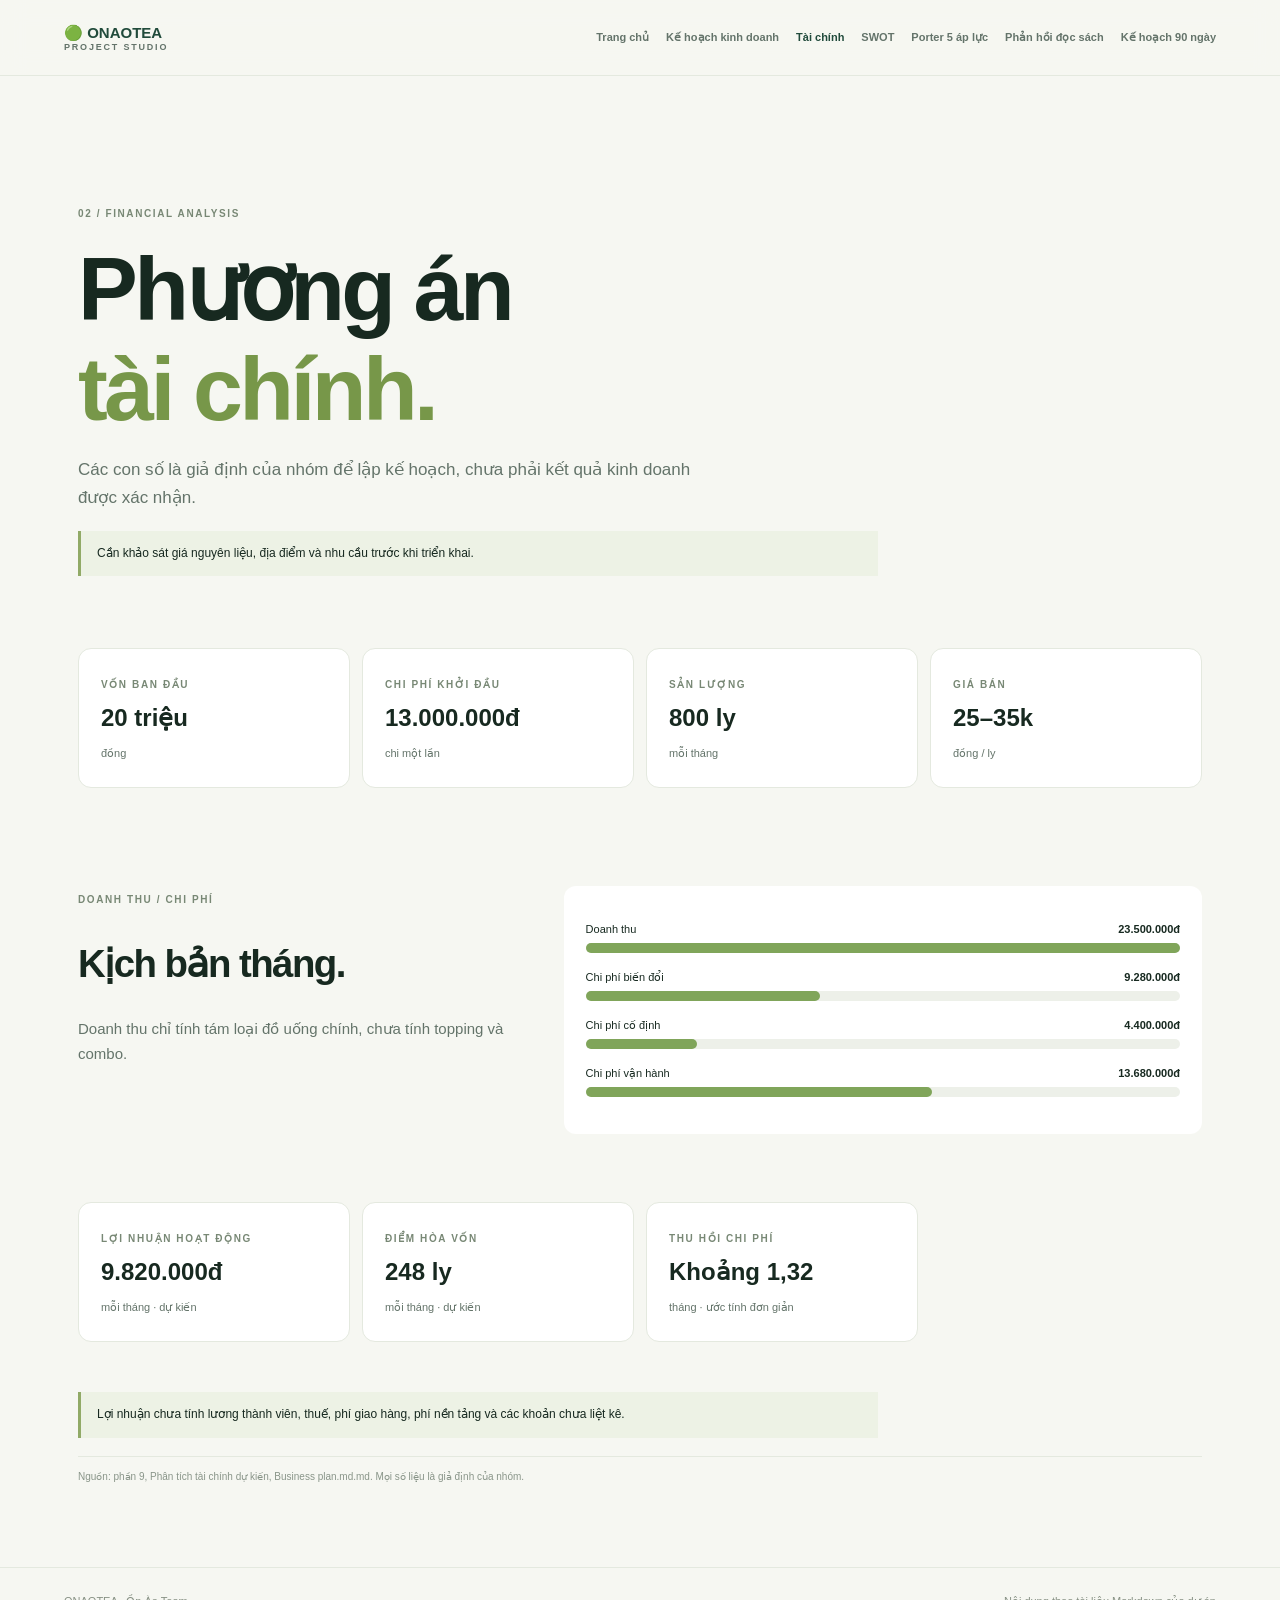
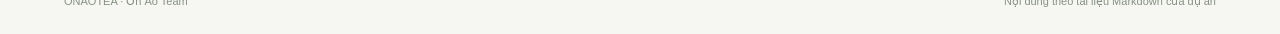
<file: financial-analysis.html>
<!doctype html><html lang="vi"><head><meta charset="utf-8"><meta name="viewport" content="width=device-width,initial-scale=1"><title>Phân tích tài chính | ONAOTEA</title><link rel="stylesheet" href="style.css"></head><body><header><a class="brand" href="index.html">🟢 ONAOTEA <small>PROJECT STUDIO</small></a><nav><a class="" href="index.html">Trang chủ</a><a class="" href="business-plan.html">Kế hoạch kinh doanh</a><a class="active" href="financial-analysis.html">Tài chính</a><a class="" href="swot.html">SWOT</a><a class="" href="five-forces.html">Porter 5 áp lực</a><a class="" href="reflections.html">Phản hồi đọc sách</a><a class="" href="action-plan.html">Kế hoạch 90 ngày</a></nav></header><main><section class="intro"><small>02 / FINANCIAL ANALYSIS</small><h1>Phương án<br><em>tài chính.</em></h1><p>Các con số là giả định của nhóm để lập kế hoạch, chưa phải kết quả kinh doanh được xác nhận.</p><div class="notice">Cần khảo sát giá nguyên liệu, địa điểm và nhu cầu trước khi triển khai.</div></section><section class="stats"><article><small>VỐN BAN ĐẦU</small><b>20 triệu</b><span>đồng</span></article><article><small>CHI PHÍ KHỞI ĐẦU</small><b>13.000.000đ</b><span>chi một lần</span></article><article><small>SẢN LƯỢNG</small><b>800 ly</b><span>mỗi tháng</span></article><article><small>GIÁ BÁN</small><b>25–35k</b><span>đồng / ly</span></article></section><section class="split"><div><small>DOANH THU / CHI PHÍ</small><h2>Kịch bản tháng.</h2><p>Doanh thu chỉ tính tám loại đồ uống chính, chưa tính topping và combo.</p></div><div class="bars"><label>Doanh thu <b>23.500.000đ</b></label><div class="track"><i style="width:100%"></i></div><label>Chi phí biến đổi <b>9.280.000đ</b></label><div class="track"><i style="width:39.5%"></i></div><label>Chi phí cố định <b>4.400.000đ</b></label><div class="track"><i style="width:18.7%"></i></div><label>Chi phí vận hành <b>13.680.000đ</b></label><div class="track"><i style="width:58.2%"></i></div></div></section><section class="stats"><article><small>LỢI NHUẬN HOẠT ĐỘNG</small><b>9.820.000đ</b><span>mỗi tháng · dự kiến</span></article><article><small>ĐIỂM HÒA VỐN</small><b>248 ly</b><span>mỗi tháng · dự kiến</span></article><article><small>THU HỒI CHI PHÍ</small><b>Khoảng 1,32</b><span>tháng · ước tính đơn giản</span></article></section><div class="notice">Lợi nhuận chưa tính lương thành viên, thuế, phí giao hàng, phí nền tảng và các khoản chưa liệt kê.</div><p class="note">Nguồn: phần 9, Phân tích tài chính dự kiến, Business plan.md.md. Mọi số liệu là giả định của nhóm.</p></main><footer>ONAOTEA · Ồn Ào Team <span>Nội dung theo tài liệu Markdown của dự án</span></footer></body></html>
</file>
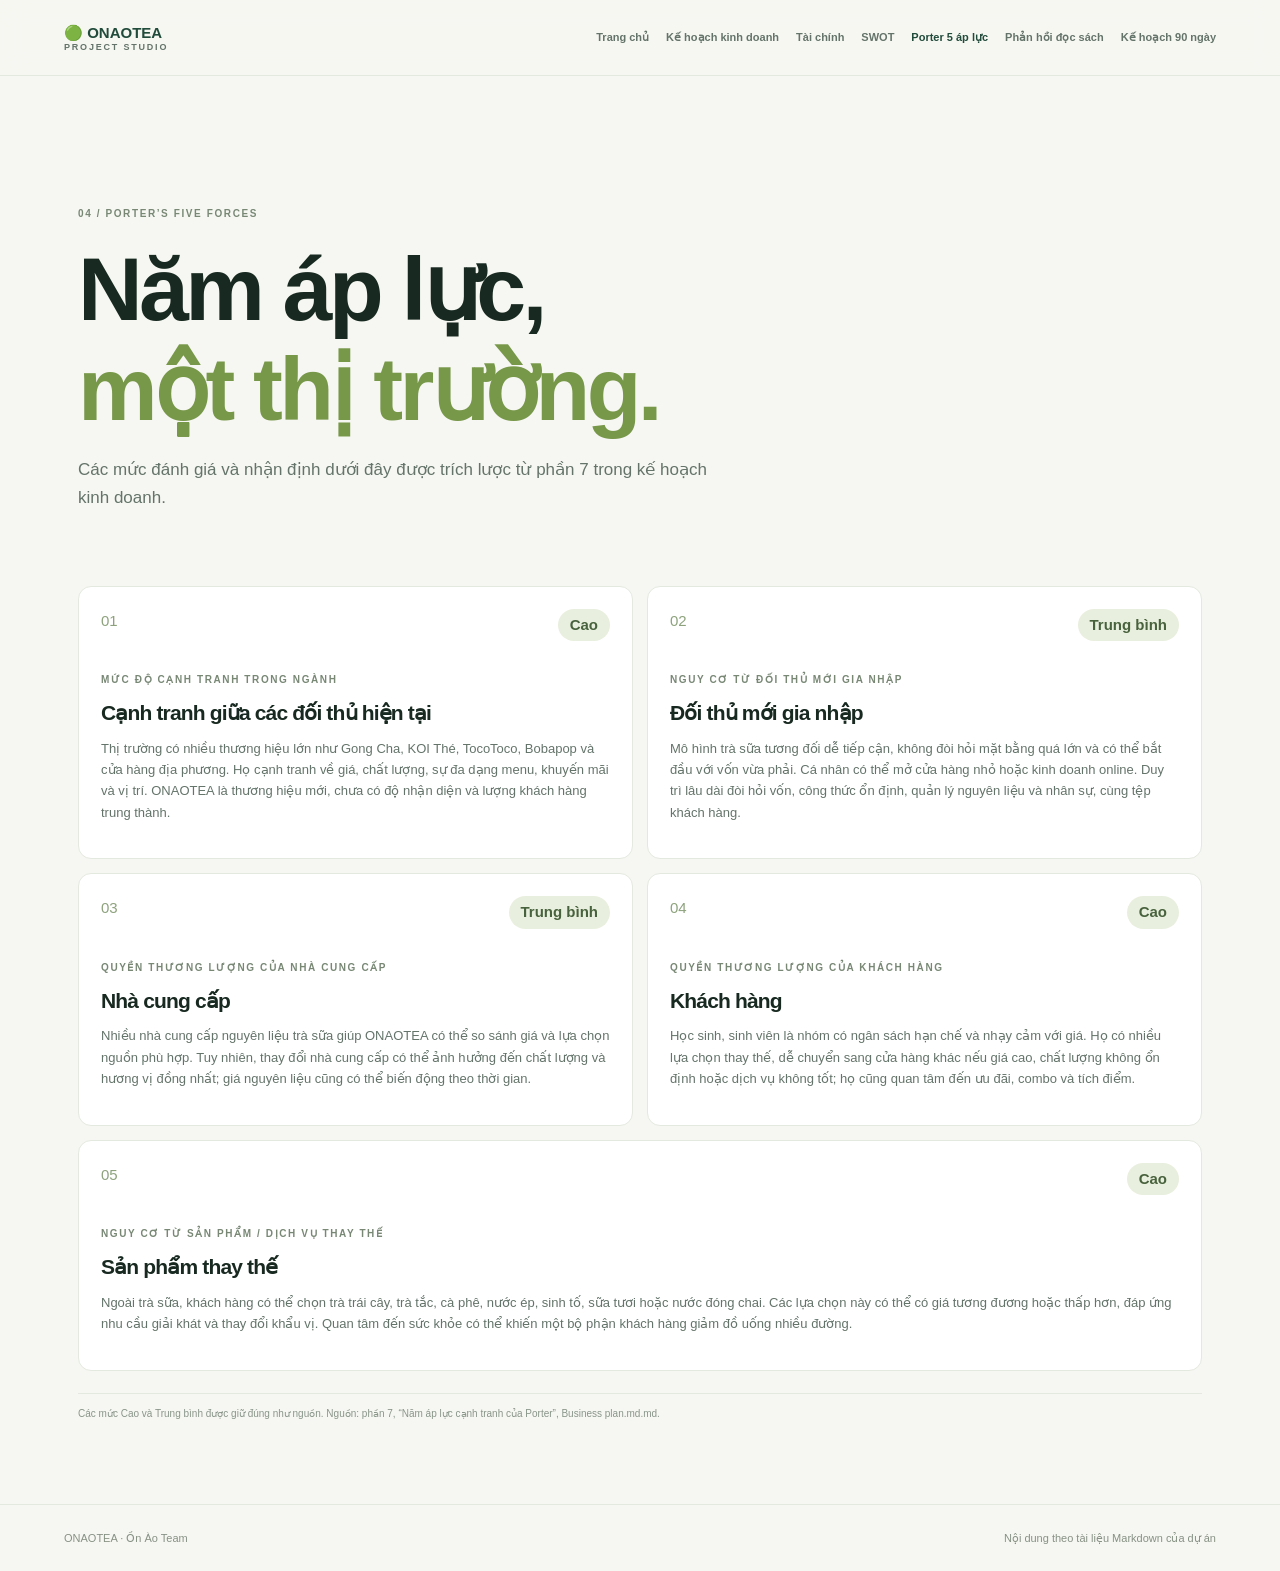
<file: five-forces.html>
<!doctype html>
<html lang="vi">
<head><meta charset="utf-8"><meta name="viewport" content="width=device-width,initial-scale=1"><title>Porter 5 áp lực | ONAOTEA</title><link rel="stylesheet" href="style.css"></head>
<body>
<header><a class="brand" href="index.html">🟢 ONAOTEA <small>PROJECT STUDIO</small></a><nav><a href="index.html">Trang chủ</a><a href="business-plan.html">Kế hoạch kinh doanh</a><a href="financial-analysis.html">Tài chính</a><a href="swot.html">SWOT</a><a class="active" href="five-forces.html">Porter 5 áp lực</a><a href="reflections.html">Phản hồi đọc sách</a><a href="action-plan.html">Kế hoạch 90 ngày</a></nav></header>
<main><section class="intro"><small>04 / PORTER’S FIVE FORCES</small><h1>Năm áp lực,<br><em>một thị trường.</em></h1><p>Các mức đánh giá và nhận định dưới đây được trích lược từ phần 7 trong kế hoạch kinh doanh.</p></section>
<section class="grid forces">
<article class="card force"><div class="level"><span>01</span><b>Cao</b></div><small>MỨC ĐỘ CẠNH TRANH TRONG NGÀNH</small><h2>Cạnh tranh giữa các đối thủ hiện tại</h2><p>Thị trường có nhiều thương hiệu lớn như Gong Cha, KOI Thé, TocoToco, Bobapop và cửa hàng địa phương. Họ cạnh tranh về giá, chất lượng, sự đa dạng menu, khuyến mãi và vị trí. ONAOTEA là thương hiệu mới, chưa có độ nhận diện và lượng khách hàng trung thành.</p></article>
<article class="card force"><div class="level"><span>02</span><b>Trung bình</b></div><small>NGUY CƠ TỪ ĐỐI THỦ MỚI GIA NHẬP</small><h2>Đối thủ mới gia nhập</h2><p>Mô hình trà sữa tương đối dễ tiếp cận, không đòi hỏi mặt bằng quá lớn và có thể bắt đầu với vốn vừa phải. Cá nhân có thể mở cửa hàng nhỏ hoặc kinh doanh online. Duy trì lâu dài đòi hỏi vốn, công thức ổn định, quản lý nguyên liệu và nhân sự, cùng tệp khách hàng.</p></article>
<article class="card force"><div class="level"><span>03</span><b>Trung bình</b></div><small>QUYỀN THƯƠNG LƯỢNG CỦA NHÀ CUNG CẤP</small><h2>Nhà cung cấp</h2><p>Nhiều nhà cung cấp nguyên liệu trà sữa giúp ONAOTEA có thể so sánh giá và lựa chọn nguồn phù hợp. Tuy nhiên, thay đổi nhà cung cấp có thể ảnh hưởng đến chất lượng và hương vị đồng nhất; giá nguyên liệu cũng có thể biến động theo thời gian.</p></article>
<article class="card force"><div class="level"><span>04</span><b>Cao</b></div><small>QUYỀN THƯƠNG LƯỢNG CỦA KHÁCH HÀNG</small><h2>Khách hàng</h2><p>Học sinh, sinh viên là nhóm có ngân sách hạn chế và nhạy cảm với giá. Họ có nhiều lựa chọn thay thế, dễ chuyển sang cửa hàng khác nếu giá cao, chất lượng không ổn định hoặc dịch vụ không tốt; họ cũng quan tâm đến ưu đãi, combo và tích điểm.</p></article>
<article class="card force"><div class="level"><span>05</span><b>Cao</b></div><small>NGUY CƠ TỪ SẢN PHẨM / DỊCH VỤ THAY THẾ</small><h2>Sản phẩm thay thế</h2><p>Ngoài trà sữa, khách hàng có thể chọn trà trái cây, trà tắc, cà phê, nước ép, sinh tố, sữa tươi hoặc nước đóng chai. Các lựa chọn này có thể có giá tương đương hoặc thấp hơn, đáp ứng nhu cầu giải khát và thay đổi khẩu vị. Quan tâm đến sức khỏe có thể khiến một bộ phận khách hàng giảm đồ uống nhiều đường.</p></article>
</section><p class="note">Các mức Cao và Trung bình được giữ đúng như nguồn. Nguồn: phần 7, “Năm áp lực cạnh tranh của Porter”, Business plan.md.md.</p></main>
<footer>ONAOTEA · Ồn Ào Team <span>Nội dung theo tài liệu Markdown của dự án</span></footer>
</body></html>
</file>
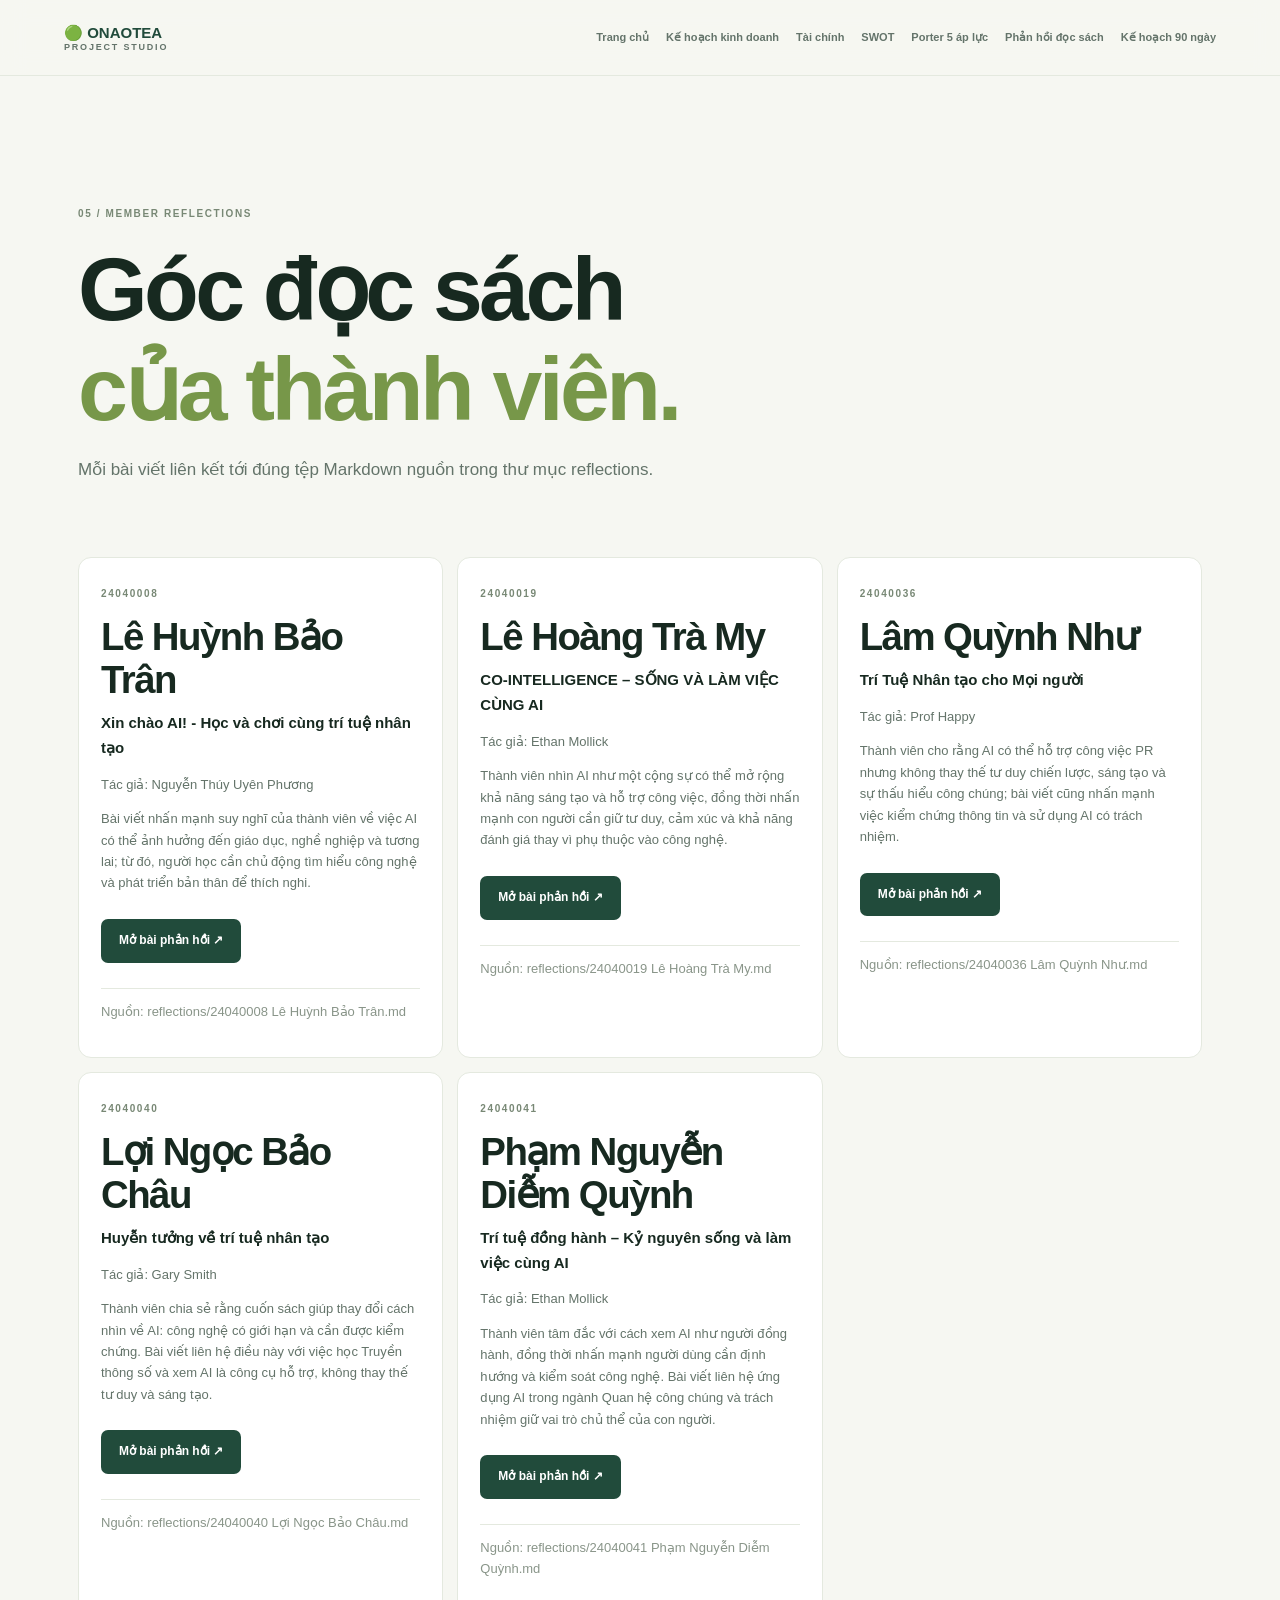
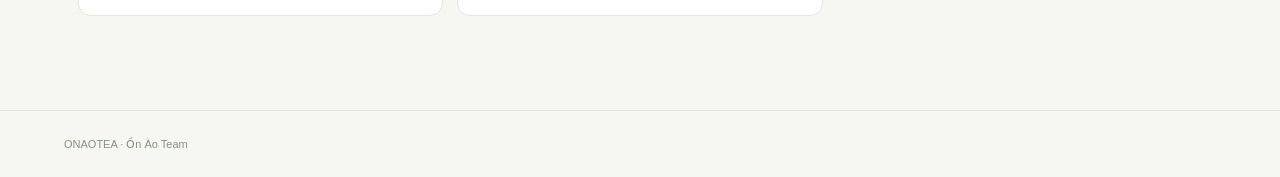
<file: reflections.html>
<!doctype html><html lang="vi"><head><meta charset="utf-8"><meta name="viewport" content="width=device-width,initial-scale=1"><title>Phản hồi đọc sách | ONAOTEA</title><link rel="stylesheet" href="style.css"></head><body><header><a class="brand" href="index.html">🟢 ONAOTEA <small>PROJECT STUDIO</small></a><nav><a href="index.html">Trang chủ</a><a href="business-plan.html">Kế hoạch kinh doanh</a><a href="financial-analysis.html">Tài chính</a><a href="swot.html">SWOT</a><a href="five-forces.html">Porter 5 áp lực</a><a href="reflections.html">Phản hồi đọc sách</a><a href="action-plan.html">Kế hoạch 90 ngày</a></nav></header><main><section class="intro"><small>05 / MEMBER REFLECTIONS</small><h1>Góc đọc sách<br><em>của thành viên.</em></h1><p>Mỗi bài viết liên kết tới đúng tệp Markdown nguồn trong thư mục reflections.</p></section><section class="grid"><article class="card"><small>24040008</small><h2>Lê Huỳnh Bảo Trân</h2><b>Xin chào AI! - Học và chơi cùng trí tuệ nhân tạo</b><p class="muted">Tác giả: Nguyễn Thúy Uyên Phương</p><p>Bài viết nhấn mạnh suy nghĩ của thành viên về việc AI có thể ảnh hưởng đến giáo dục, nghề nghiệp và tương lai; từ đó, người học cần chủ động tìm hiểu công nghệ và phát triển bản thân để thích nghi.</p><a class="btn" href="24040008-le-huynh-bao-tran.html">Mở bài phản hồi ↗</a><p class="note">Nguồn: reflections/24040008 Lê Huỳnh Bảo Trân.md</p></article><article class="card"><small>24040019</small><h2>Lê Hoàng Trà My</h2><b>CO-INTELLIGENCE – SỐNG VÀ LÀM VIỆC CÙNG AI</b><p class="muted">Tác giả: Ethan Mollick</p><p>Thành viên nhìn AI như một cộng sự có thể mở rộng khả năng sáng tạo và hỗ trợ công việc, đồng thời nhấn mạnh con người cần giữ tư duy, cảm xúc và khả năng đánh giá thay vì phụ thuộc vào công nghệ.</p><a class="btn" href="24040019-le-hoang-tra-my.html">Mở bài phản hồi ↗</a><p class="note">Nguồn: reflections/24040019 Lê Hoàng Trà My.md</p></article><article class="card"><small>24040036</small><h2>Lâm Quỳnh Như</h2><b>Trí Tuệ Nhân tạo cho Mọi người</b><p class="muted">Tác giả: Prof Happy</p><p>Thành viên cho rằng AI có thể hỗ trợ công việc PR nhưng không thay thế tư duy chiến lược, sáng tạo và sự thấu hiểu công chúng; bài viết cũng nhấn mạnh việc kiểm chứng thông tin và sử dụng AI có trách nhiệm.</p><a class="btn" href="24040036-lam-quynh-nhu.html">Mở bài phản hồi ↗</a><p class="note">Nguồn: reflections/24040036 Lâm Quỳnh Như.md</p></article><article class="card"><small>24040040</small><h2>Lợi Ngọc Bảo Châu</h2><b>Huyễn tưởng về trí tuệ nhân tạo</b><p class="muted">Tác giả: Gary Smith</p><p>Thành viên chia sẻ rằng cuốn sách giúp thay đổi cách nhìn về AI: công nghệ có giới hạn và cần được kiểm chứng. Bài viết liên hệ điều này với việc học Truyền thông số và xem AI là công cụ hỗ trợ, không thay thế tư duy và sáng tạo.</p><a class="btn" href="24040040-loi-ngoc-bao-chau.html">Mở bài phản hồi ↗</a><p class="note">Nguồn: reflections/24040040 Lợi Ngọc Bảo Châu.md</p></article><article class="card"><small>24040041</small><h2>Phạm Nguyễn Diễm Quỳnh</h2><b>Trí tuệ đồng hành – Kỷ nguyên sống và làm việc cùng AI</b><p class="muted">Tác giả: Ethan Mollick</p><p>Thành viên tâm đắc với cách xem AI như người đồng hành, đồng thời nhấn mạnh người dùng cần định hướng và kiểm soát công nghệ. Bài viết liên hệ ứng dụng AI trong ngành Quan hệ công chúng và trách nhiệm giữ vai trò chủ thể của con người.</p><a class="btn" href="24040041-pham-nguyen-diem-quynh.html">Mở bài phản hồi ↗</a><p class="note">Nguồn: reflections/24040041 Phạm Nguyễn Diễm Quỳnh.md</p></article></section></main><footer>ONAOTEA · Ồn Ào Team</footer></body></html>
</file>
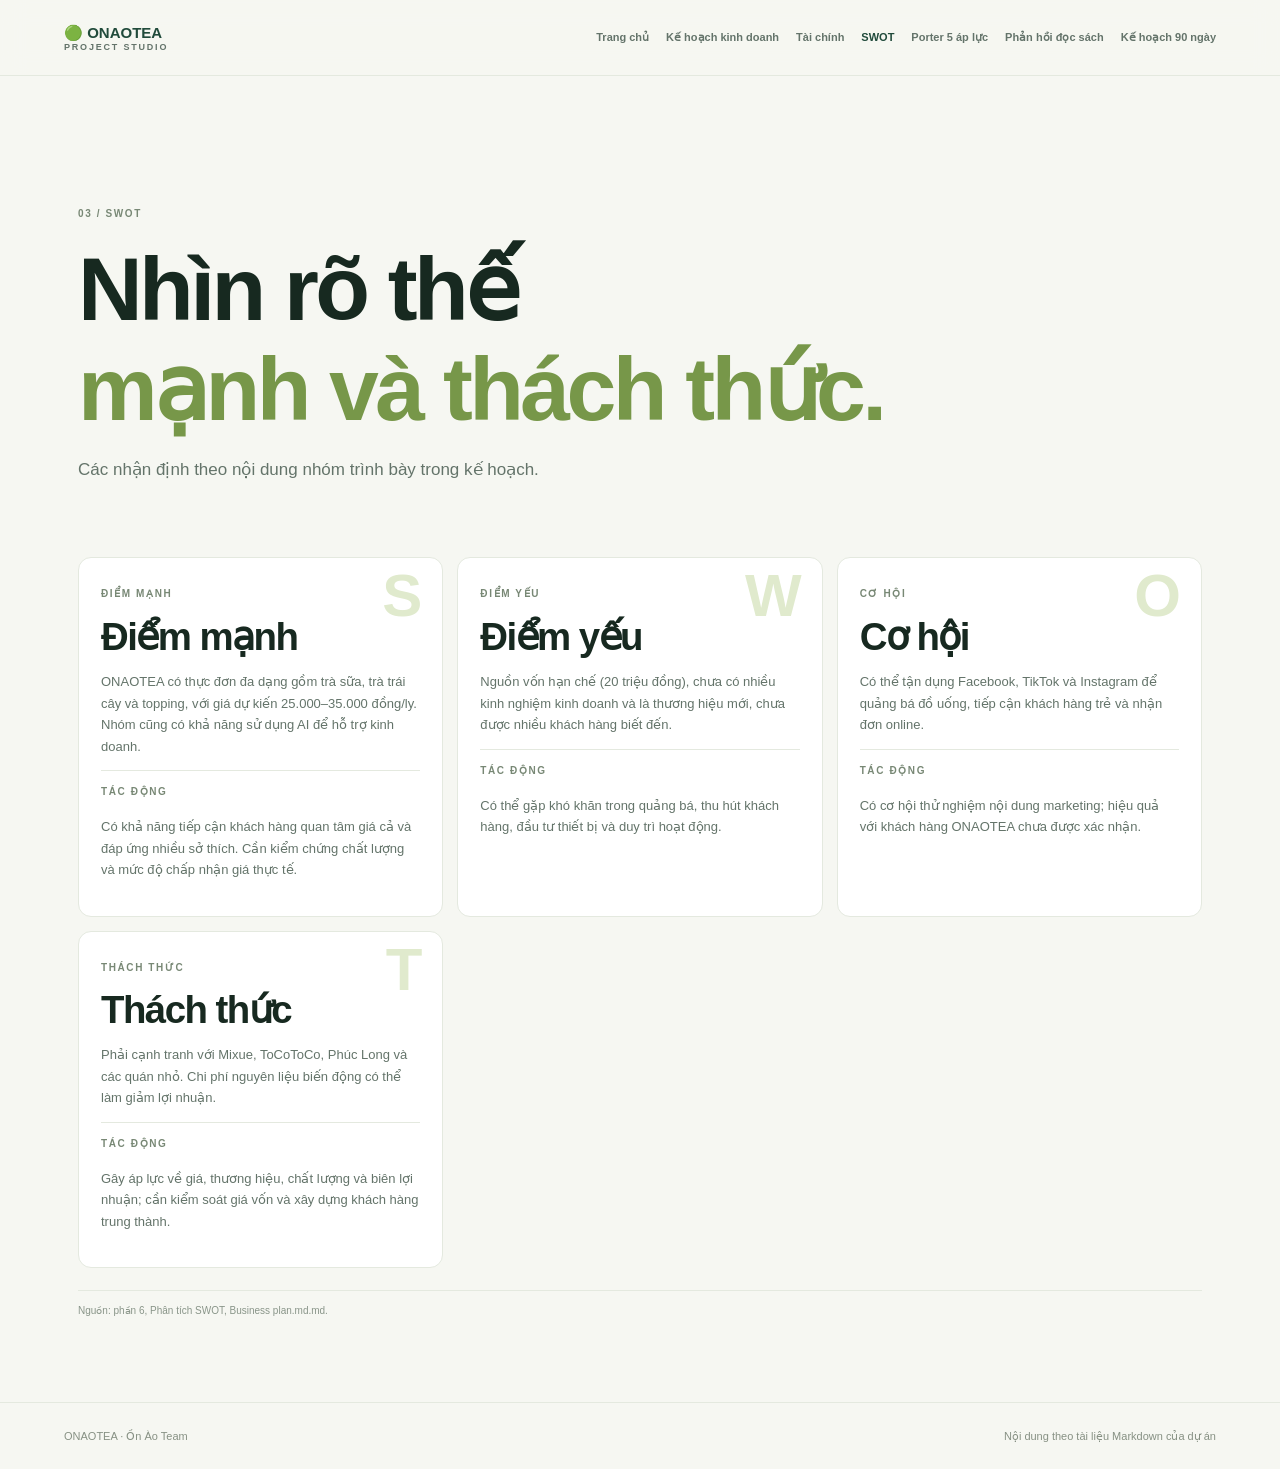
<file: swot.html>
<!doctype html><html lang="vi"><head><meta charset="utf-8"><meta name="viewport" content="width=device-width,initial-scale=1"><title>Phân tích SWOT | ONAOTEA</title><link rel="stylesheet" href="style.css"></head><body><header><a class="brand" href="index.html">🟢 ONAOTEA <small>PROJECT STUDIO</small></a><nav><a class="" href="index.html">Trang chủ</a><a class="" href="business-plan.html">Kế hoạch kinh doanh</a><a class="" href="financial-analysis.html">Tài chính</a><a class="active" href="swot.html">SWOT</a><a class="" href="five-forces.html">Porter 5 áp lực</a><a class="" href="reflections.html">Phản hồi đọc sách</a><a class="" href="action-plan.html">Kế hoạch 90 ngày</a></nav></header><main><section class="intro"><small>03 / SWOT</small><h1>Nhìn rõ thế<br><em>mạnh và thách thức.</em></h1><p>Các nhận định theo nội dung nhóm trình bày trong kế hoạch.</p></section><section class="grid swot"><article class="card"><strong class="letter">S</strong><small>ĐIỂM MẠNH</small><h2>Điểm mạnh</h2><p>ONAOTEA có thực đơn đa dạng gồm trà sữa, trà trái cây và topping, với giá dự kiến 25.000–35.000 đồng/ly. Nhóm cũng có khả năng sử dụng AI để hỗ trợ kinh doanh.</p><hr><small>TÁC ĐỘNG</small><p>Có khả năng tiếp cận khách hàng quan tâm giá cả và đáp ứng nhiều sở thích. Cần kiểm chứng chất lượng và mức độ chấp nhận giá thực tế.</p></article><article class="card"><strong class="letter">W</strong><small>ĐIỂM YẾU</small><h2>Điểm yếu</h2><p>Nguồn vốn hạn chế (20 triệu đồng), chưa có nhiều kinh nghiệm kinh doanh và là thương hiệu mới, chưa được nhiều khách hàng biết đến.</p><hr><small>TÁC ĐỘNG</small><p>Có thể gặp khó khăn trong quảng bá, thu hút khách hàng, đầu tư thiết bị và duy trì hoạt động.</p></article><article class="card"><strong class="letter">O</strong><small>CƠ HỘI</small><h2>Cơ hội</h2><p>Có thể tận dụng Facebook, TikTok và Instagram để quảng bá đồ uống, tiếp cận khách hàng trẻ và nhận đơn online.</p><hr><small>TÁC ĐỘNG</small><p>Có cơ hội thử nghiệm nội dung marketing; hiệu quả với khách hàng ONAOTEA chưa được xác nhận.</p></article><article class="card"><strong class="letter">T</strong><small>THÁCH THỨC</small><h2>Thách thức</h2><p>Phải cạnh tranh với Mixue, ToCoToCo, Phúc Long và các quán nhỏ. Chi phí nguyên liệu biến động có thể làm giảm lợi nhuận.</p><hr><small>TÁC ĐỘNG</small><p>Gây áp lực về giá, thương hiệu, chất lượng và biên lợi nhuận; cần kiểm soát giá vốn và xây dựng khách hàng trung thành.</p></article></section><p class="note">Nguồn: phần 6, Phân tích SWOT, Business plan.md.md.</p></main><footer>ONAOTEA · Ồn Ào Team <span>Nội dung theo tài liệu Markdown của dự án</span></footer></body></html>
</file>
<file: style.css>
:root{--ink:#172920;--muted:#64746a;--green:#214b3b;--lime:#c7ed75;--cream:#f6f7f2;--line:#e4e9df}*{box-sizing:border-box}body{margin:0;background:var(--cream);color:var(--ink);font:15px/1.65 Arial, sans-serif}h1,h2,h3{font-family:Arial, sans-serif;line-height:1.12;letter-spacing:-.04em}h1{font-size:clamp(3rem,7vw,6rem);margin:14px 0}h2{font-size:clamp(1.7rem,3vw,2.5rem)}h3{font-size:1.25rem}p{color:var(--muted)}em{font-style:normal;color:#779749}header{min-height:76px;display:flex;align-items:center;justify-content:space-between;padding:12px 5vw;border-bottom:1px solid var(--line);position:sticky;top:0;background:#f6f7f2ed;z-index:4;backdrop-filter:blur(12px)}.brand{font:800 15px Arial;text-decoration:none;color:var(--green)}.brand small{display:block;font:600 9px 'Arial';letter-spacing:.2em;color:var(--muted)}nav{display:flex;gap:17px;overflow:auto}nav a{white-space:nowrap;text-decoration:none;color:var(--muted);font-size:11px;font-weight:700}nav a.active,nav a:hover{color:var(--green)}main{max-width:1180px;margin:auto;padding:0 28px 72px}small{font-size:10px;letter-spacing:.16em;color:#788875;font-weight:700}.hero{position:relative;min-height:570px;padding:92px 0}.hero p,.intro p{max-width:650px;font-size:17px}.btn{display:inline-block;padding:12px 18px;background:var(--green);color:white;text-decoration:none;border-radius:7px;font-weight:700;font-size:12px;margin:12px 0}.art{position:absolute;right:8%;top:115px;border-radius:50%;width:350px;height:350px;background:#e6edd9;display:grid;place-content:center;text-align:center;font-size:125px;color:#456a3d}.art b{font:700 13px Arial;color:var(--green);transform:rotate(-8deg)}.stats{display:grid;grid-template-columns:repeat(4,1fr);gap:12px;margin:20px 0 50px}.stats article,.card{background:white;border:1px solid var(--line);border-radius:13px;padding:22px}.stats b{display:block;font:700 24px Arial;margin:8px 0}.stats span{font-size:11px;color:var(--muted)}section{margin-top:48px}.grid{display:grid;grid-template-columns:repeat(3,1fr);gap:14px;margin:22px 0}.card{position:relative}.card h3,.card h2{margin:10px 0}.card p{font-size:13px}.card>a:not(.btn){color:var(--green)}.intro{padding:76px 0 34px}.split{display:grid;grid-template-columns:.8fr 1.2fr;gap:60px;align-items:start;padding:48px 0}.tags{display:flex;flex-wrap:wrap;gap:9px}.tags span{padding:9px 14px;border-radius:30px;background:#e8eddf;font-size:12px}.notice{margin:18px 0;padding:13px 16px;background:#edf2e5;border-left:3px solid #91aa67;max-width:800px;font-size:12px}.bars{padding:22px;background:white;border-radius:12px}.bars label{display:flex;justify-content:space-between;font-size:11px;margin-top:12px}.track{height:10px;background:#edf0e9;border-radius:20px;margin:5px 0 15px}.track i{display:block;height:100%;background:#80a55a;border-radius:20px}.letter{position:absolute;right:20px;top:3px;font:800 60px Arial;color:#e0eacd}.swot .card{min-height:300px}.card hr{border:0;border-top:1px solid var(--line)}.force{min-height:270px}.level{display:flex;justify-content:space-between;margin-bottom:25px;color:#8da27c}.level b{border-radius:20px;padding:4px 12px;background:#e9efde;color:#48623d}.force h2{font-size:21px}.muted{font-size:11px}.note{font-size:10px;color:#899589;border-top:1px solid var(--line);padding-top:12px}.timeline{max-width:800px;margin:25px auto}.timeline article{display:grid;grid-template-columns:52px 1fr;gap:20px;padding-bottom:34px}.timeline article>b{background:#e3ecd7;border-radius:50%;width:40px;height:40px;display:grid;place-items:center;color:#47633e}.timeline h2{font-size:21px;margin:6px 0}.back{font-size:12px;color:var(--green)}.article{max-width:820px;margin:30px auto;background:#fff;padding:clamp(24px,6vw,70px);border:1px solid var(--line);border-radius:14px}.article h1{font-size:1.8rem;margin-top:30px}.article h2{font-size:1.4rem;margin-top:32px}.article p,.article li{font-size:14px;color:#536259}footer{border-top:1px solid var(--line);padding:24px 5vw;color:#879184;font-size:11px}footer span{float:right}@media(max-width:900px){header{align-items:flex-start;flex-direction:column;gap:12px}.stats{grid-template-columns:repeat(2,1fr)}.grid{grid-template-columns:repeat(2,1fr)}.art{right:-40px;opacity:.45}.hero p{max-width:450px}}@media(max-width:600px){main{padding:0 19px 50px}.hero{padding-top:58px;min-height:530px}.art{width:250px;height:250px;right:3%;top:280px;font-size:90px;opacity:.6}.grid,.split{grid-template-columns:1fr;gap:14px}.stats{gap:8px}.stats article{padding:15px}.stats b{font-size:20px}.intro{padding-top:55px}.split{padding:30px 0}footer span{float:none;display:block;margin-top:5px}}


/* Balanced layout for the five forces cards. */
.forces{grid-template-columns:repeat(2,minmax(0,1fr));align-items:stretch}
.forces .force{min-height:0}
.forces .force:last-child{grid-column:1/-1}
@media(max-width:600px){.forces{grid-template-columns:1fr}.forces .force:last-child{grid-column:auto}}
</file>
